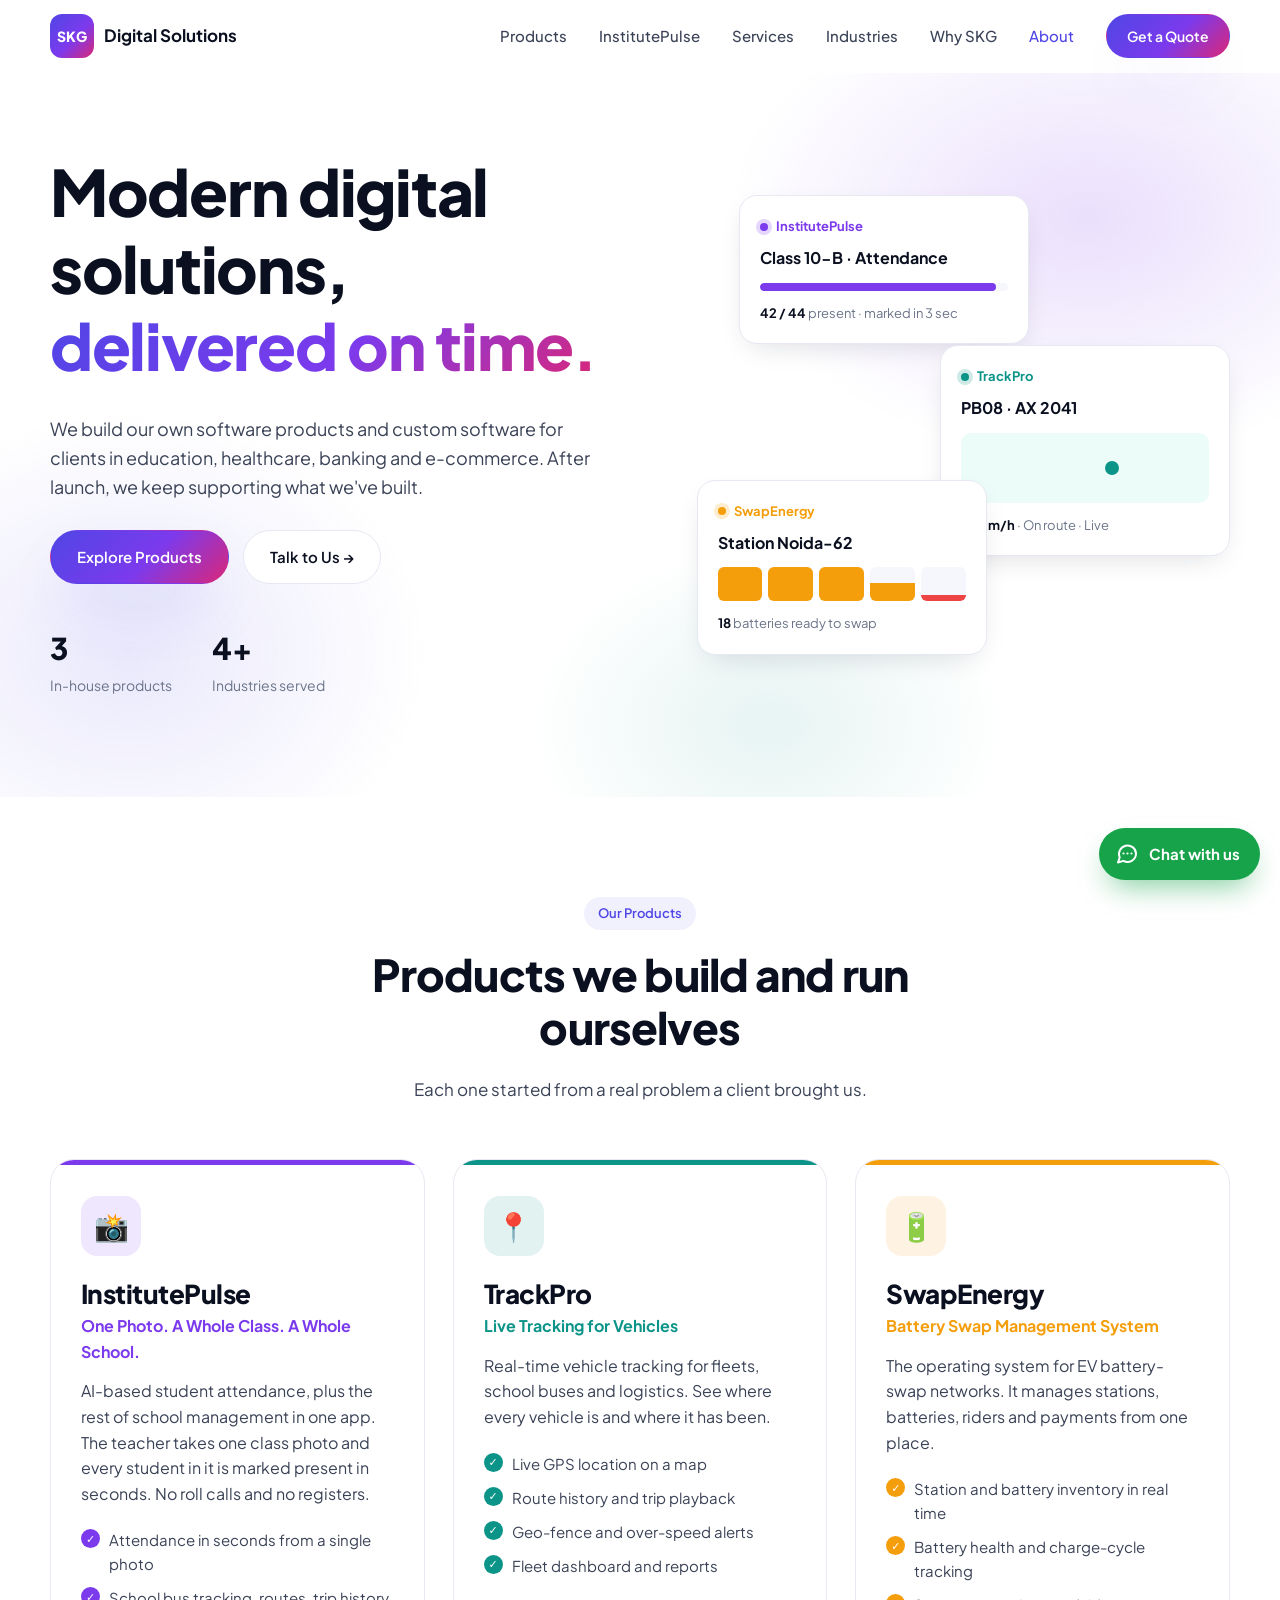
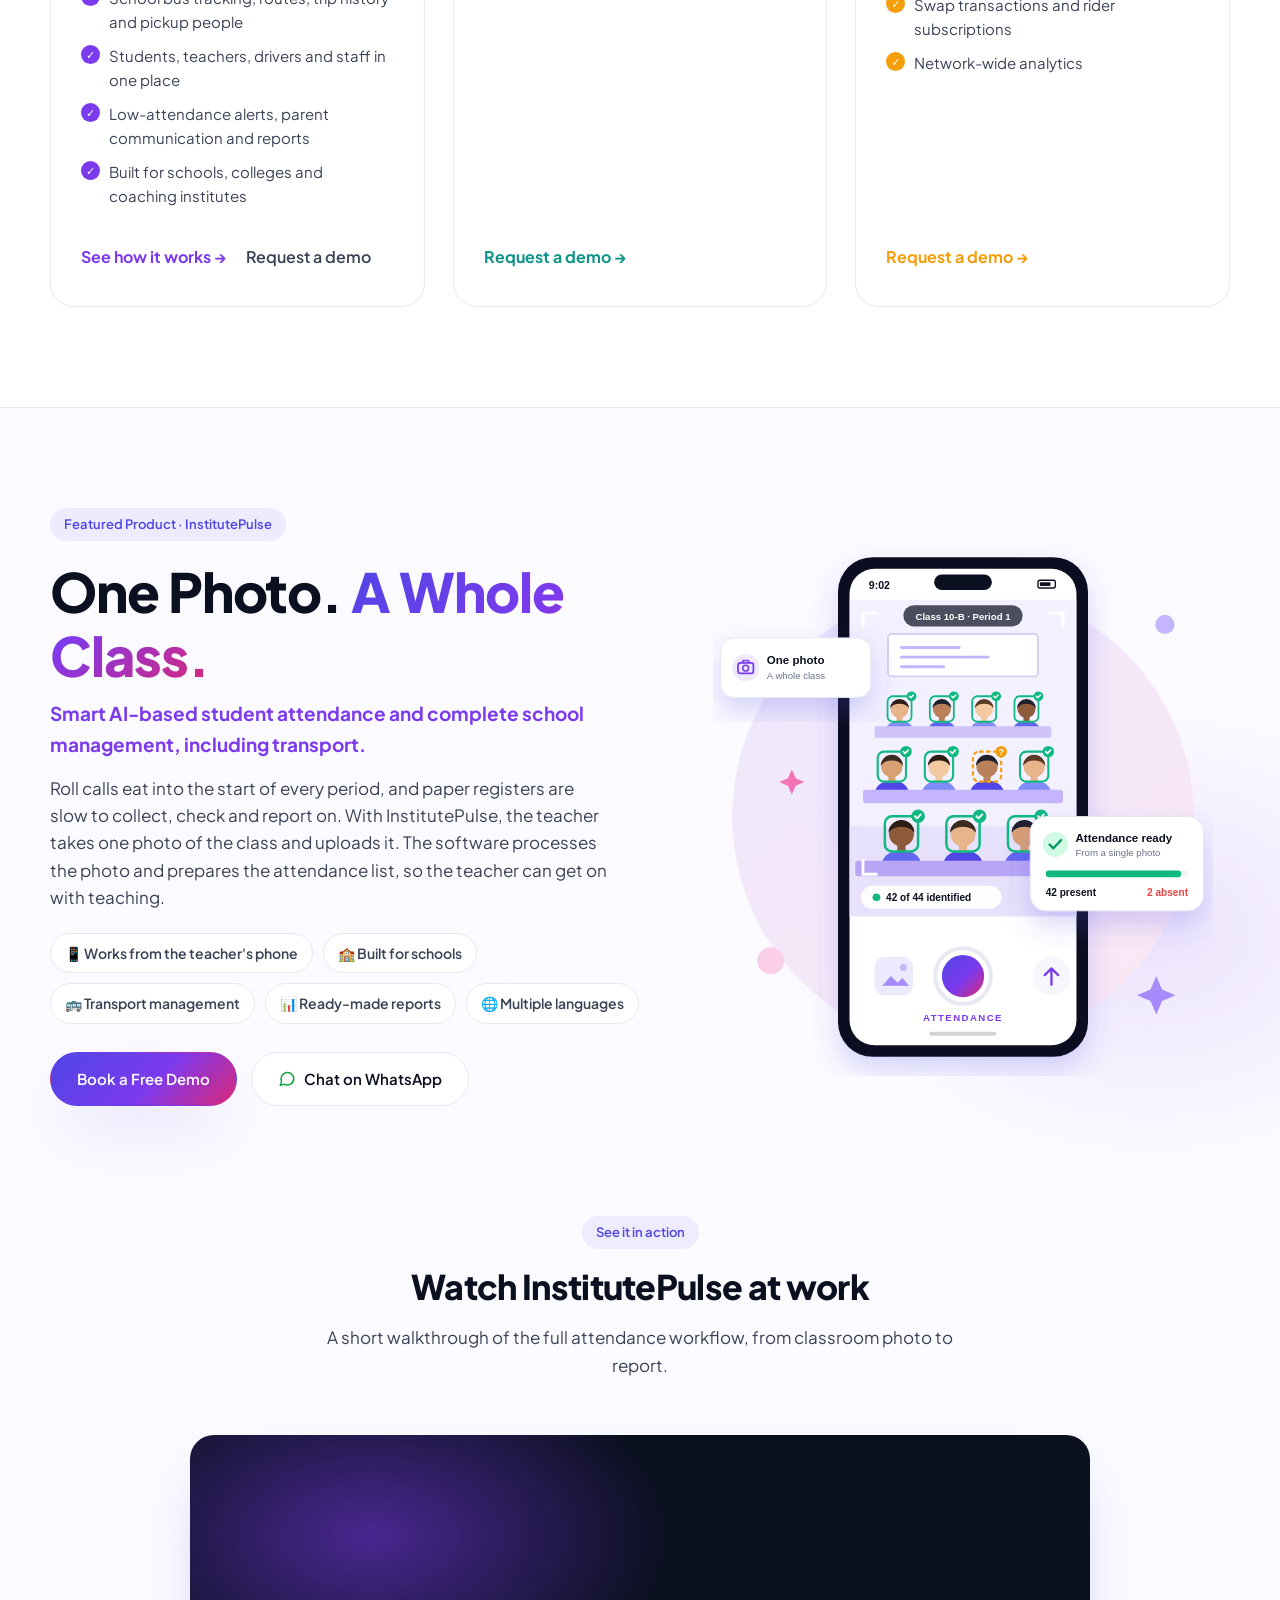
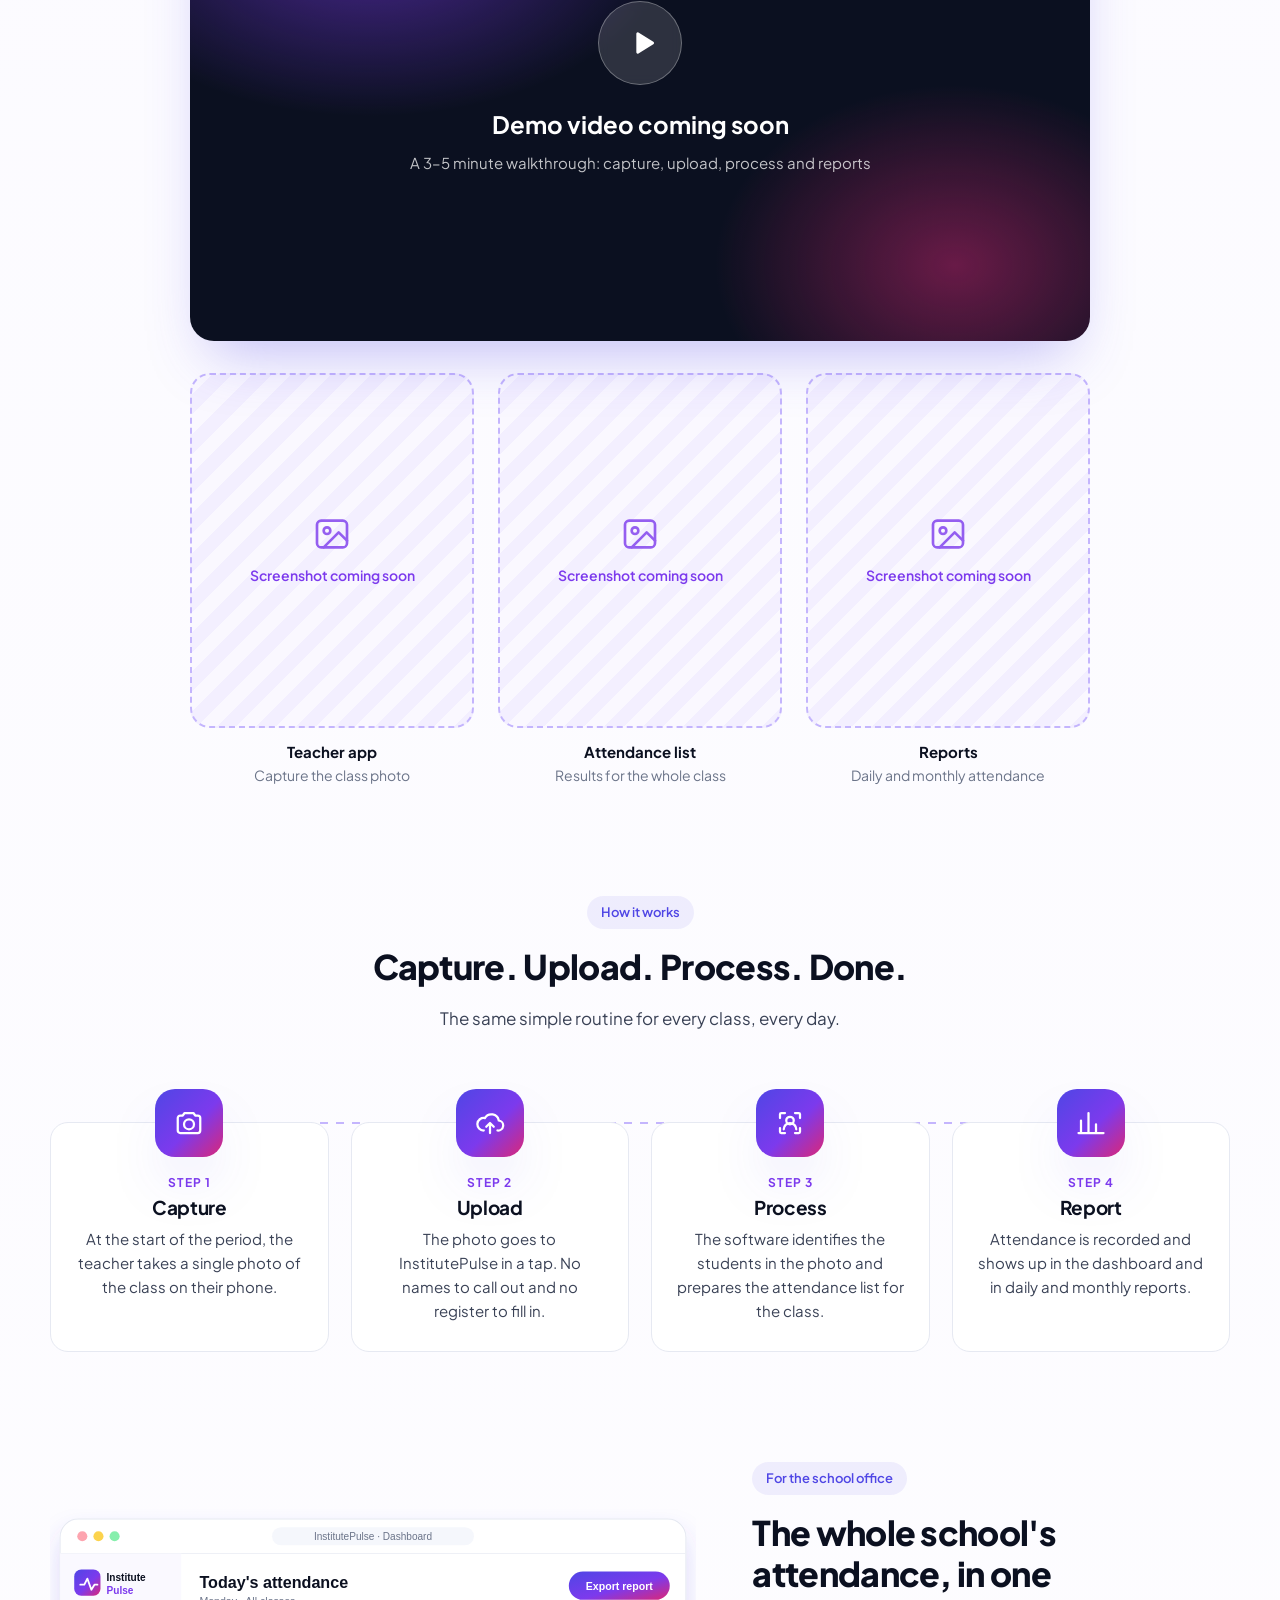
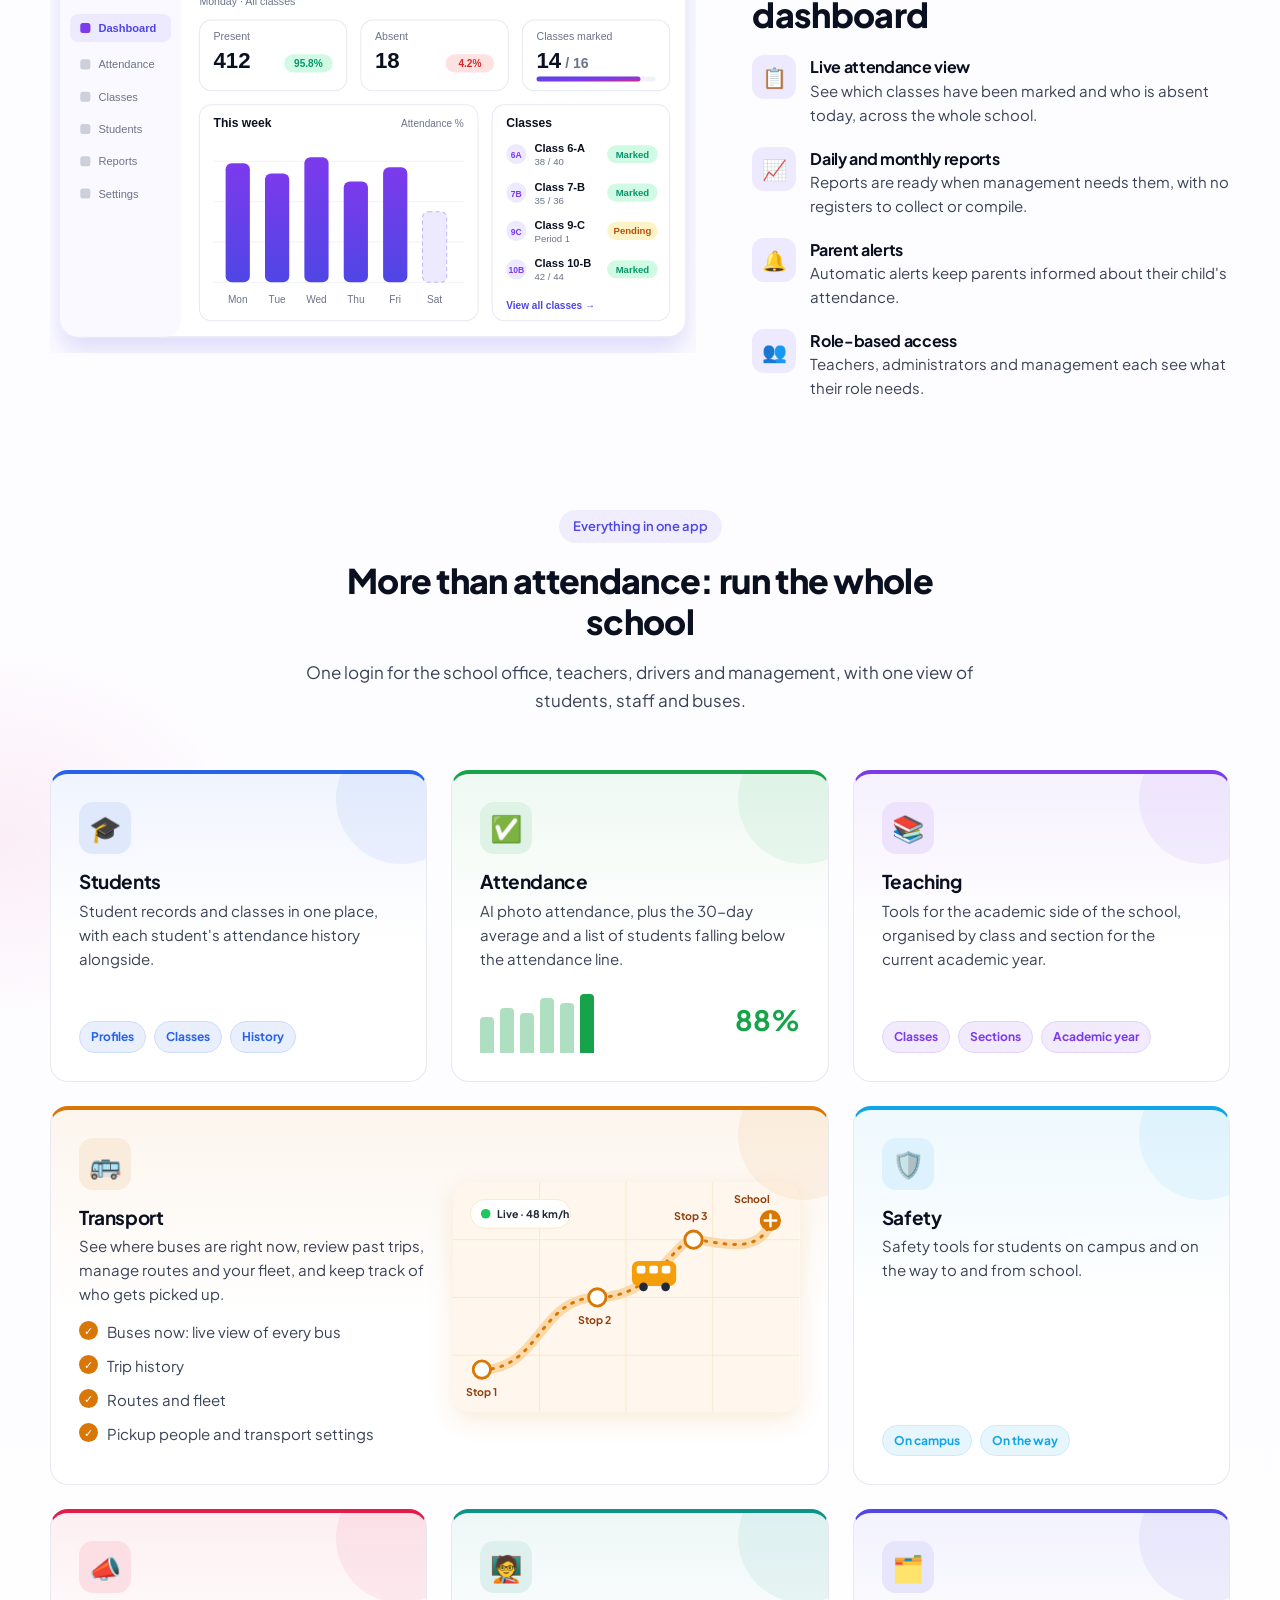
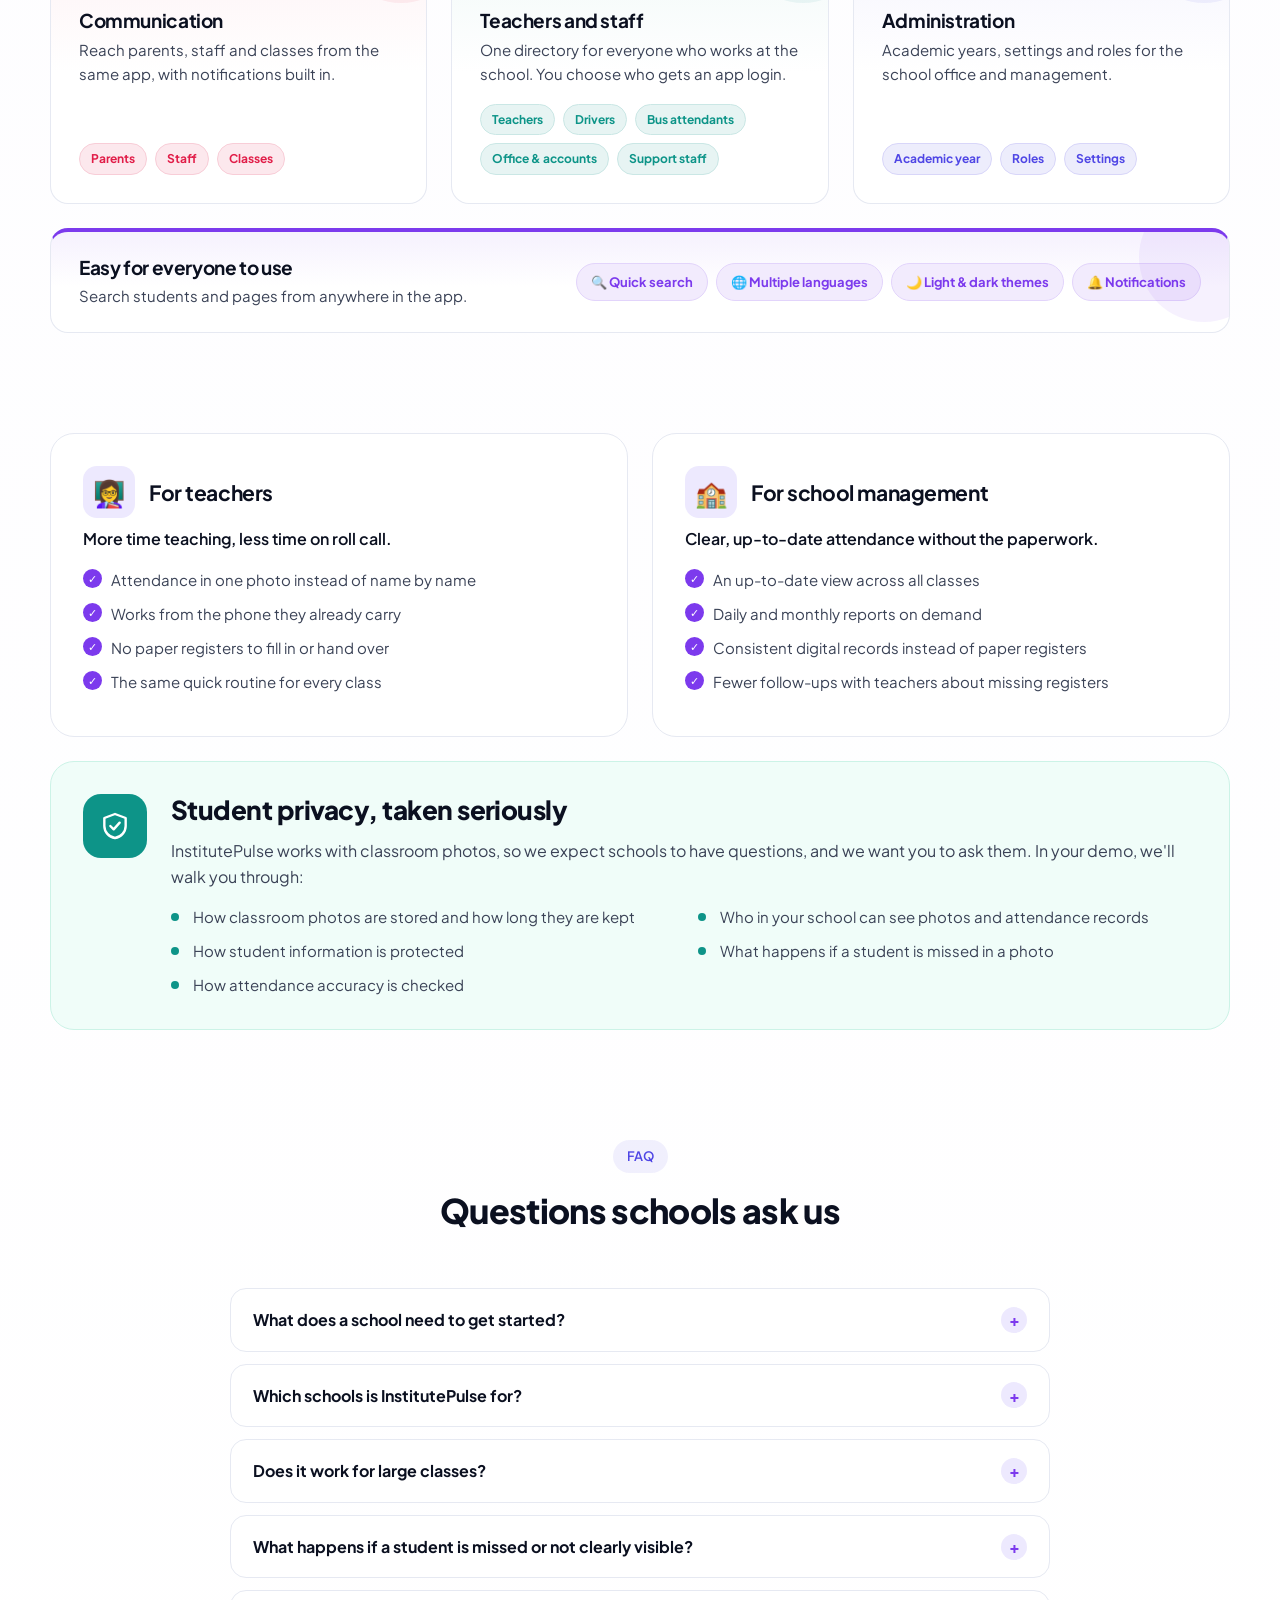
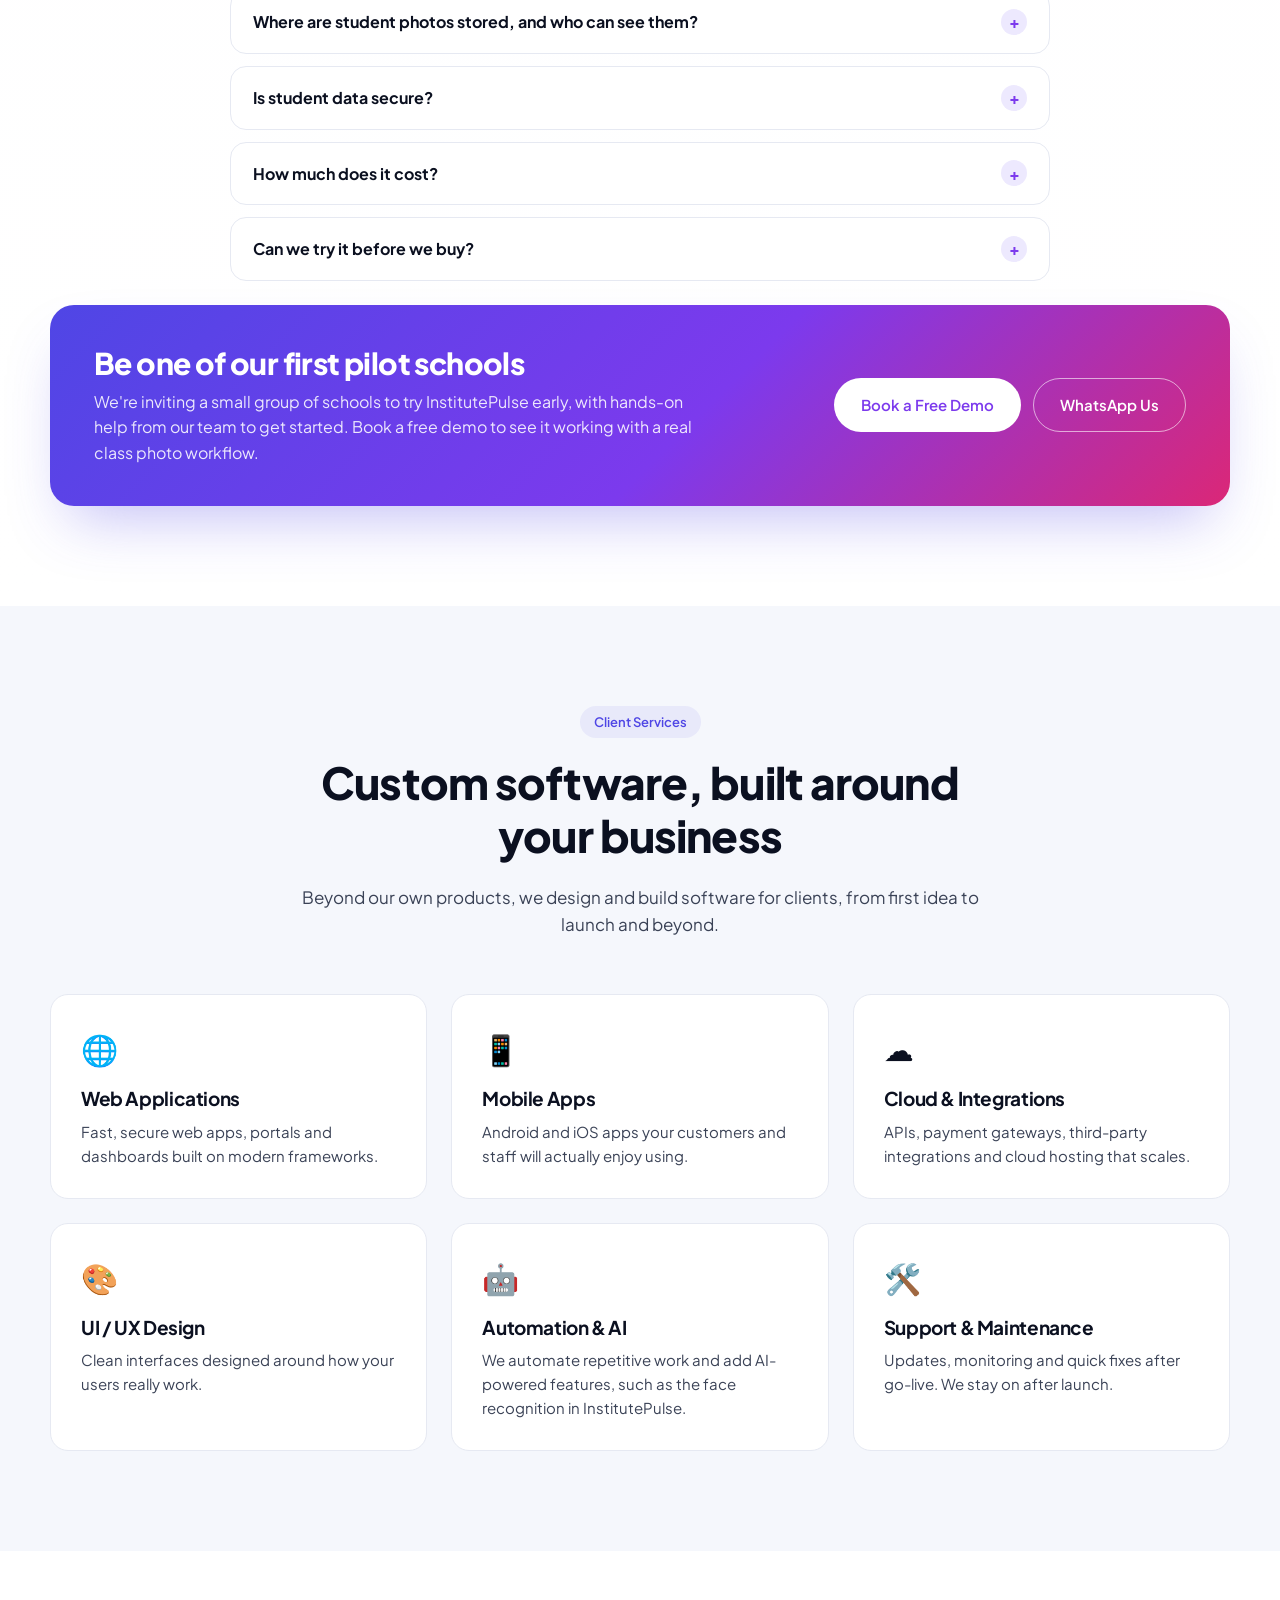
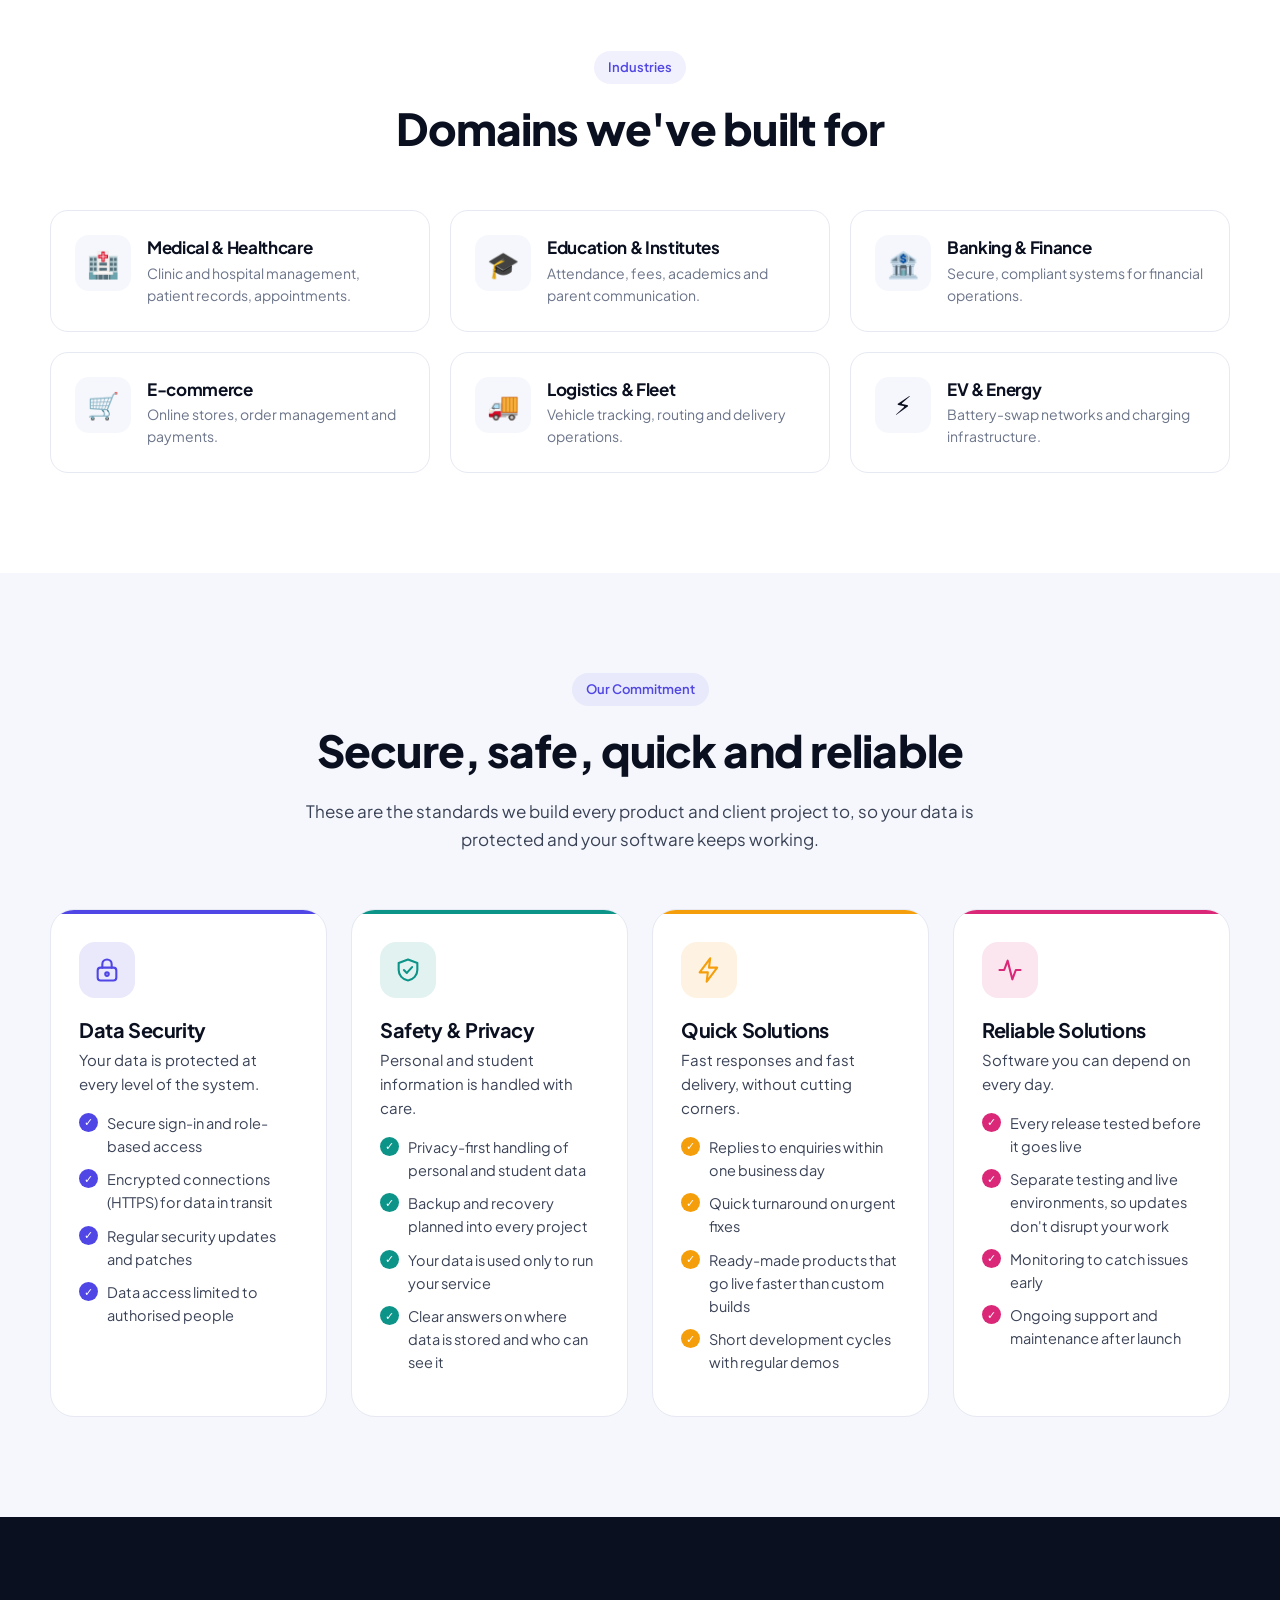
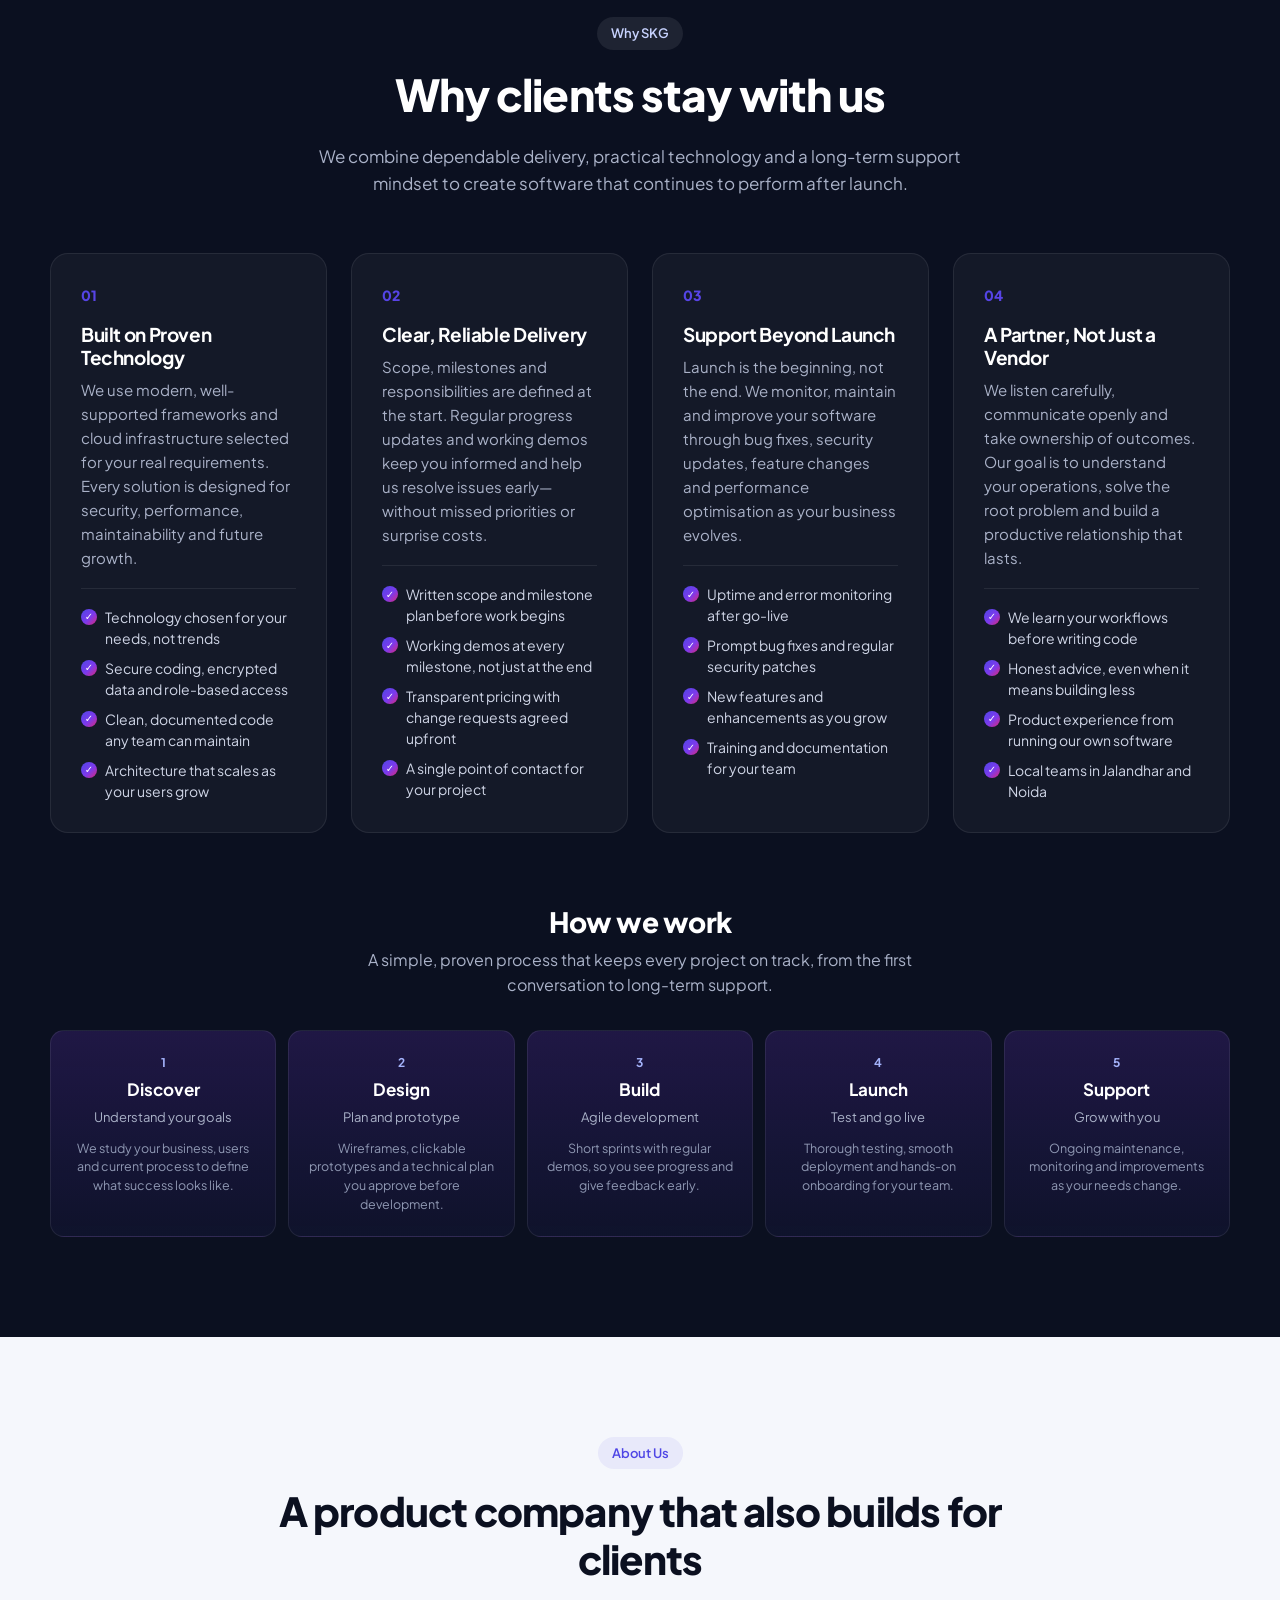
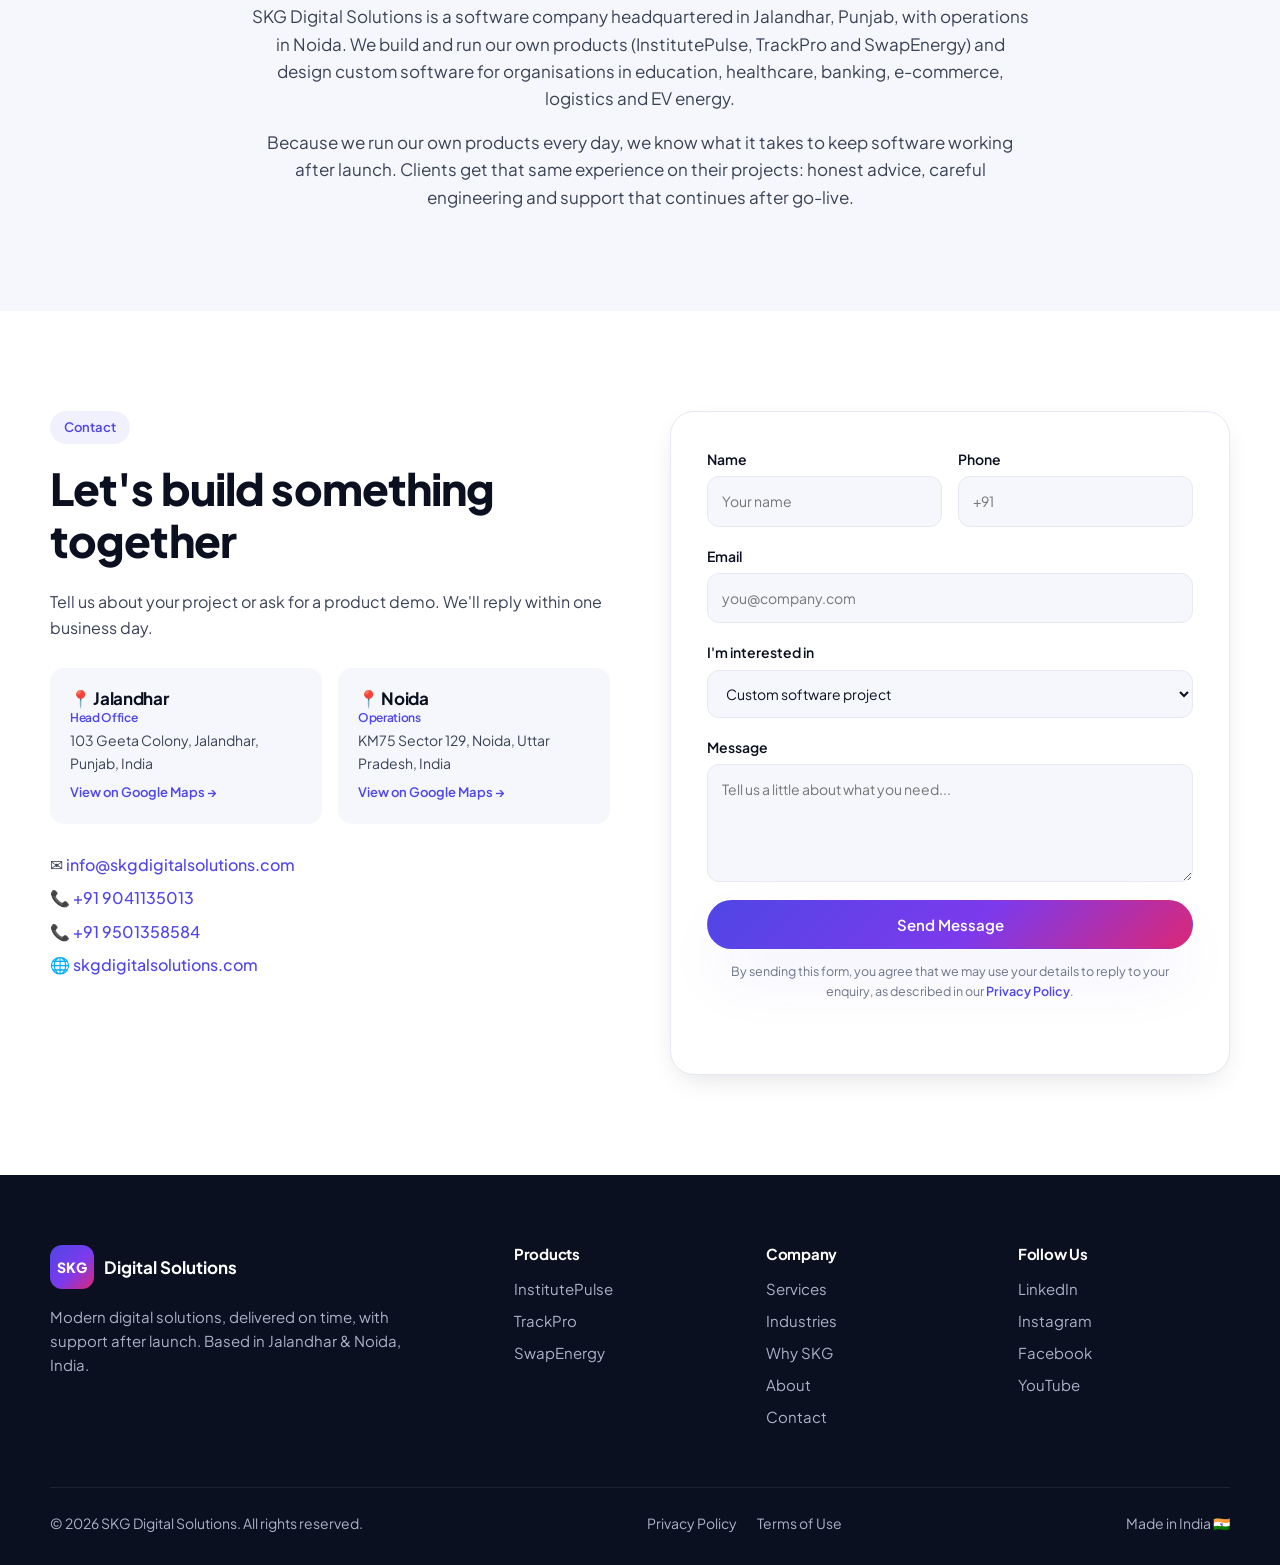
<file: index.html>
<!DOCTYPE html>
<html lang="en">
<head>
  <meta charset="UTF-8" />
  <meta name="viewport" content="width=device-width, initial-scale=1.0" />
  <title>SKG Digital Solutions | Software Company in Jalandhar & Noida, India</title>
  <meta name="description" content="SKG Digital Solutions is a software company in Jalandhar & Noida, India. AI attendance software (InstitutePulse), vehicle tracking (TrackPro), battery swap software (SwapEnergy) and custom web & mobile app development." />
  <meta name="keywords" content="SKG Digital Solutions, software company Jalandhar, software company Noida, custom software development India, web app development, mobile app development, school attendance software, school management software, school transport management, AI attendance system, InstitutePulse, TrackPro, vehicle tracking software, SwapEnergy, battery swap management software" />
  <meta name="robots" content="index, follow, max-image-preview:large, max-snippet:-1" />
  <meta name="author" content="SKG Digital Solutions" />
  <meta name="theme-color" content="#4f46e5" />
  <meta name="geo.region" content="IN-PB" />
  <meta name="geo.placename" content="Jalandhar" />
  <link rel="canonical" href="https://skgdigitalsolutions.com/" />
  <link rel="sitemap" type="application/xml" href="sitemap.xml" />

  <!-- Open Graph -->
  <meta property="og:type" content="website" />
  <meta property="og:site_name" content="SKG Digital Solutions" />
  <meta property="og:locale" content="en_IN" />
  <meta property="og:title" content="SKG Digital Solutions | Software Company in Jalandhar & Noida" />
  <meta property="og:description" content="AI attendance, vehicle tracking and battery swap software, plus custom web and mobile apps. Delivered on time, with support after launch." />
  <meta property="og:url" content="https://skgdigitalsolutions.com/" />
  <meta property="og:image" content="https://skgdigitalsolutions.com/assets/og-image.png" />
  <meta property="og:image:width" content="1200" />
  <meta property="og:image:height" content="630" />
  <meta property="og:image:alt" content="SKG Digital Solutions: modern software products and services" />
  <meta name="twitter:card" content="summary_large_image" />
  <meta name="twitter:title" content="SKG Digital Solutions | Software Company in Jalandhar & Noida" />
  <meta name="twitter:description" content="AI attendance, vehicle tracking and battery swap software, plus custom web and mobile apps. Delivered on time, with support after launch." />
  <meta name="twitter:image" content="https://skgdigitalsolutions.com/assets/og-image.png" />

  <!-- ANALYTICS: create a Google Analytics 4 property, replace G-XXXXXXXXXX with your
       Measurement ID, then remove the comment markers around the two script tags below.
  <script async src="https://www.googletagmanager.com/gtag/js?id=G-XXXXXXXXXX"></script>
  <script>
    window.dataLayer = window.dataLayer || [];
    function gtag(){dataLayer.push(arguments);}
    gtag('js', new Date());
    gtag('config', 'G-XXXXXXXXXX');
  </script>
  -->

  <link rel="icon" href="assets/favicon.svg" type="image/svg+xml" />
  <link rel="preconnect" href="https://fonts.googleapis.com" />
  <link rel="preconnect" href="https://fonts.gstatic.com" crossorigin />
  <link href="https://fonts.googleapis.com/css2?family=Plus+Jakarta+Sans:wght@400;500;600;700;800&display=swap" rel="stylesheet" />
  <link rel="stylesheet" href="css/styles.css" />

  <script type="application/ld+json">
  {
    "@context": "https://schema.org",
    "@graph": [
      {
        "@type": ["Organization", "ProfessionalService"],
        "@id": "https://skgdigitalsolutions.com/#organization",
        "name": "SKG Digital Solutions",
        "url": "https://skgdigitalsolutions.com/",
        "logo": "https://skgdigitalsolutions.com/assets/favicon.svg",
        "image": "https://skgdigitalsolutions.com/assets/og-image.png",
        "description": "Software company building InstitutePulse, TrackPro and SwapEnergy, and custom web and mobile software for education, healthcare, banking, e-commerce, logistics and EV energy.",
        "email": "info@skgdigitalsolutions.com",
        "telephone": ["+91 9041135013", "+91 9501358584"],
        "areaServed": { "@type": "Country", "name": "India" },
        "address": [
          { "@type": "PostalAddress", "streetAddress": "103 Geeta Colony", "addressLocality": "Jalandhar", "addressRegion": "Punjab", "addressCountry": "IN" },
          { "@type": "PostalAddress", "streetAddress": "KM75 Sector 129", "addressLocality": "Noida", "addressRegion": "Uttar Pradesh", "addressCountry": "IN" }
        ]
      },
      {
        "@type": "WebSite",
        "@id": "https://skgdigitalsolutions.com/#website",
        "url": "https://skgdigitalsolutions.com/",
        "name": "SKG Digital Solutions",
        "publisher": { "@id": "https://skgdigitalsolutions.com/#organization" },
        "inLanguage": "en-IN"
      },
      {
        "@type": "SoftwareApplication",
        "name": "InstitutePulse",
        "applicationCategory": "EducationalApplication",
        "operatingSystem": "Web, Android, iOS",
        "description": "AI-based student attendance and school management software with transport and bus tracking, staff management and reports. One class photo marks the whole class present in seconds.",
        "publisher": { "@id": "https://skgdigitalsolutions.com/#organization" }
      },
      {
        "@type": "SoftwareApplication",
        "name": "TrackPro",
        "applicationCategory": "BusinessApplication",
        "operatingSystem": "Web, Android, iOS",
        "description": "Real-time vehicle tracking for fleets, school buses and logistics, with route history and geo-fence alerts.",
        "publisher": { "@id": "https://skgdigitalsolutions.com/#organization" }
      },
      {
        "@type": "SoftwareApplication",
        "name": "SwapEnergy",
        "applicationCategory": "BusinessApplication",
        "operatingSystem": "Web",
        "description": "Battery swap management system for EV networks: stations, batteries, riders and payments in one place.",
        "publisher": { "@id": "https://skgdigitalsolutions.com/#organization" }
      },
      {
        "@type": "FAQPage",
        "mainEntity": [
          { "@type": "Question", "name": "What does a school need to get started with InstitutePulse?", "acceptedAnswer": { "@type": "Answer", "text": "Teachers need a smartphone and an internet connection. Our team guides you through setting up your classes and student records, and shows teachers how to take and upload the class photo." } },
          { "@type": "Question", "name": "Which schools is InstitutePulse for?", "acceptedAnswer": { "@type": "Answer", "text": "Schools of any board, including CBSE, ICSE and PSEB schools. It can also be used by colleges and coaching institutes." } },
          { "@type": "Question", "name": "Is student data secure?", "acceptedAnswer": { "@type": "Answer", "text": "Access is protected by secure sign-in and role-based permissions, and data is sent over encrypted (HTTPS) connections." } },
          { "@type": "Question", "name": "How much does InstitutePulse cost?", "acceptedAnswer": { "@type": "Answer", "text": "Pricing depends on the number of students in your school. Contact us for a quote. Schools that join our early pilot get introductory terms." } },
          { "@type": "Question", "name": "Can we try InstitutePulse before we buy?", "acceptedAnswer": { "@type": "Answer", "text": "Yes. We're running pilots with a small group of schools. Book a free demo and ask us about joining." } }
        ]
      }
    ]
  }
  </script>
</head>
<body>

  <!-- ============ HEADER ============ -->
  <header class="header" id="top">
    <div class="container nav">
      <a href="#top" class="logo" aria-label="SKG Digital Solutions home">
        <span class="logo-mark">SKG</span>
        <span class="logo-text">Digital Solutions</span>
      </a>

      <nav class="nav-links" id="navLinks" aria-label="Main">
        <a href="#products">Products</a>
        <a href="#institutepulse">InstitutePulse</a>
        <a href="#services">Services</a>
        <a href="#industries">Industries</a>
        <a href="#why">Why SKG</a>
        <a href="#about">About</a>
        <a href="#contact" class="btn btn-primary btn-sm">Get a Quote</a>
      </nav>

      <button class="nav-toggle" id="navToggle" aria-label="Open menu" aria-expanded="false">
        <span></span><span></span><span></span>
      </button>
    </div>
  </header>

  <main>
    <!-- ============ HERO ============ -->
    <section class="hero">
      <div class="hero-bg" aria-hidden="true"></div>
      <div class="container hero-grid">
        <div class="hero-copy reveal">
          <h1>Modern digital solutions, <span class="gradient-text">delivered on time.</span></h1>
          <p class="lead">
            We build our own software products and custom software for clients in
            education, healthcare, banking and e-commerce. After launch, we keep supporting what we've built.
          </p>
          <div class="hero-cta">
            <a href="#products" class="btn btn-primary">Explore Products</a>
            <a href="#contact" class="btn btn-ghost">Talk to Us →</a>
          </div>
          <ul class="hero-stats">
            <li><strong>3</strong><span>In-house products</span></li>
            <li><strong>4+</strong><span>Industries served</span></li>
          </ul>
        </div>

        <!-- Product preview cards -->
        <div class="hero-visual reveal" aria-hidden="true">
          <div class="float-card card-pulse">
            <div class="fc-head"><span class="dot"></span>InstitutePulse</div>
            <div class="fc-title">Class 10-B · Attendance</div>
            <div class="fc-bar"><span style="width:95%"></span></div>
            <div class="fc-meta"><b>42 / 44</b> present · marked in 3 sec</div>
          </div>
          <div class="float-card card-track">
            <div class="fc-head"><span class="dot"></span>TrackPro</div>
            <div class="fc-title">PB08 · AX 2041</div>
            <div class="fc-map"><span class="pin"></span></div>
            <div class="fc-meta"><b>48 km/h</b> · On route · Live</div>
          </div>
          <div class="float-card card-swap">
            <div class="fc-head"><span class="dot"></span>SwapEnergy</div>
            <div class="fc-title">Station Noida-62</div>
            <div class="fc-batteries">
              <i class="full"></i><i class="full"></i><i class="full"></i><i class="half"></i><i class="low"></i>
            </div>
            <div class="fc-meta"><b>18</b> batteries ready to swap</div>
          </div>
        </div>
      </div>
    </section>

    <!-- ============ PRODUCTS ============ -->
    <section class="section" id="products">
      <div class="container">
        <div class="section-head reveal">
          <span class="eyebrow">Our Products</span>
          <h2>Products we build and run ourselves</h2>
          <p>Each one started from a real problem a client brought us.</p>
        </div>

        <div class="products">
          <!-- InstitutePulse -->
          <article class="product product-pulse reveal">
            <div class="product-icon">📸</div>
            <h3>InstitutePulse</h3>
            <p class="tagline">One Photo. A Whole Class. A Whole School.</p>
            <p>AI-based student attendance, plus the rest of school management in one app. The teacher takes one class photo and every student in it is marked present in seconds. No roll calls and no registers.</p>
            <ul class="checks">
              <li>Attendance in seconds from a single photo</li>
              <li>School bus tracking, routes, trip history and pickup people</li>
              <li>Students, teachers, drivers and staff in one place</li>
              <li>Low-attendance alerts, parent communication and reports</li>
              <li>Built for schools, colleges and coaching institutes</li>
            </ul>
            <div class="product-links">
              <a href="#institutepulse" class="product-link">See how it works →</a>
              <a href="#contact" class="product-link product-link-muted" data-product="InstitutePulse">Request a demo</a>
            </div>
          </article>

          <!-- TrackPro -->
          <article class="product product-track reveal">
            <div class="product-icon">📍</div>
            <h3>TrackPro</h3>
            <p class="tagline">Live Tracking for Vehicles</p>
            <p>Real-time vehicle tracking for fleets, school buses and logistics. See where every vehicle is and where it has been.</p>
            <ul class="checks">
              <li>Live GPS location on a map</li>
              <li>Route history and trip playback</li>
              <li>Geo-fence and over-speed alerts</li>
              <li>Fleet dashboard and reports</li>
            </ul>
            <a href="#contact" class="product-link" data-product="TrackPro">Request a demo →</a>
          </article>

          <!-- SwapEnergy -->
          <article class="product product-swap reveal">
            <div class="product-icon">🔋</div>
            <h3>SwapEnergy</h3>
            <p class="tagline">Battery Swap Management System</p>
            <p>The operating system for EV battery-swap networks. It manages stations, batteries, riders and payments from one place.</p>
            <ul class="checks">
              <li>Station and battery inventory in real time</li>
              <li>Battery health and charge-cycle tracking</li>
              <li>Swap transactions and rider subscriptions</li>
              <li>Network-wide analytics</li>
            </ul>
            <a href="#contact" class="product-link" data-product="SwapEnergy">Request a demo →</a>
          </article>
        </div>
      </div>
    </section>

    <!-- ============ INSTITUTEPULSE SPOTLIGHT ============ -->
    <section class="section ip" id="institutepulse">
      <div class="ip-bg" aria-hidden="true"></div>
      <div class="container">

        <!-- Intro -->
        <div class="ip-hero">
          <div class="ip-copy reveal">
            <span class="eyebrow">Featured Product · InstitutePulse</span>
            <h2>One Photo. <span class="gradient-text">A Whole Class.</span></h2>
            <p class="ip-sub">Smart AI-based student attendance and complete school management, including transport.</p>
            <p>Roll calls eat into the start of every period, and paper registers are slow to collect, check and report on. With InstitutePulse, the teacher takes one photo of the class and uploads it. The software processes the photo and prepares the attendance list, so the teacher can get on with teaching.</p>
            <ul class="ip-pills">
              <li>📱 Works from the teacher's phone</li>
              <li>🏫 Built for schools</li>
              <li>🚌 Transport management</li>
              <li>📊 Ready-made reports</li>
              <li>🌐 Multiple languages</li>
            </ul>
            <div class="hero-cta">
              <a href="#contact" class="btn btn-primary" data-product="InstitutePulse">Book a Free Demo</a>
              <a href="https://wa.me/919041135013?text=Hi%2C%20I%27d%20like%20a%20demo%20of%20InstitutePulse%20for%20our%20school." class="btn btn-ghost" target="_blank" rel="noopener">
                <svg width="18" height="18" viewBox="0 0 24 24" fill="none" stroke="#16a34a" stroke-width="2" stroke-linecap="round" stroke-linejoin="round" aria-hidden="true"><path d="M21 11.5a8.5 8.5 0 0 1-12.6 7.4L3 20.5l1.7-5.2A8.5 8.5 0 1 1 21 11.5z"/></svg>
                Chat on WhatsApp
              </a>
            </div>
          </div>
          <div class="ip-visual reveal">
            <img src="assets/institutepulse/capture.svg" width="520" height="560" alt="A teacher's phone capturing one photo of a classroom, with each student identified and the attendance list ready" loading="lazy" />
          </div>
        </div>

        <!-- See it in action: demo video + screenshots (PLACEHOLDERS) -->
        <div class="ip-block">
          <div class="section-head reveal">
            <span class="eyebrow">See it in action</span>
            <h3 class="ip-h3">Watch InstitutePulse at work</h3>
            <p>A short walkthrough of the full attendance workflow, from classroom photo to report.</p>
          </div>

          <!-- DEMO VIDEO PLACEHOLDER
               When the video is ready, replace the whole <div class="ip-video ..."> below with:
               <div class="ip-video reveal">
                 <iframe src="https://www.youtube-nocookie.com/embed/YOUR_VIDEO_ID" title="InstitutePulse demo video"
                   allow="accelerometer; encrypted-media; gyroscope; picture-in-picture" allowfullscreen loading="lazy"></iframe>
               </div>
          -->
          <div class="ip-video ip-video-placeholder reveal" role="img" aria-label="Demo video coming soon">
            <div class="ip-video-inner">
              <span class="ip-play" aria-hidden="true">
                <svg viewBox="0 0 24 24" fill="currentColor"><path d="M8 5.5v13a1 1 0 0 0 1.5.86l10.5-6.5a1 1 0 0 0 0-1.72L9.5 4.64A1 1 0 0 0 8 5.5z"/></svg>
              </span>
              <strong>Demo video coming soon</strong>
              <span>A 3–5 minute walkthrough: capture, upload, process and reports</span>
            </div>
          </div>

          <!-- SCREENSHOT PLACEHOLDERS
               Replace each <div class="shot-placeholder">…</div> with a real screenshot, e.g.
               <img src="assets/institutepulse/screen-capture.png" alt="Teacher app capture screen" loading="lazy" />
          -->
          <div class="ip-gallery">
            <figure class="reveal">
              <div class="shot-placeholder shot-phone">
                <svg viewBox="0 0 24 24" fill="none" stroke="currentColor" stroke-width="1.6" stroke-linecap="round" stroke-linejoin="round" aria-hidden="true"><rect x="3" y="4" width="18" height="16" rx="2.5"/><circle cx="9" cy="10" r="2"/><path d="M21 16l-5-5-9 9"/></svg>
                <span>Screenshot coming soon</span>
              </div>
              <figcaption><b>Teacher app</b>Capture the class photo</figcaption>
            </figure>
            <figure class="reveal">
              <div class="shot-placeholder shot-phone">
                <svg viewBox="0 0 24 24" fill="none" stroke="currentColor" stroke-width="1.6" stroke-linecap="round" stroke-linejoin="round" aria-hidden="true"><rect x="3" y="4" width="18" height="16" rx="2.5"/><circle cx="9" cy="10" r="2"/><path d="M21 16l-5-5-9 9"/></svg>
                <span>Screenshot coming soon</span>
              </div>
              <figcaption><b>Attendance list</b>Results for the whole class</figcaption>
            </figure>
            <figure class="reveal">
              <div class="shot-placeholder shot-phone">
                <svg viewBox="0 0 24 24" fill="none" stroke="currentColor" stroke-width="1.6" stroke-linecap="round" stroke-linejoin="round" aria-hidden="true"><rect x="3" y="4" width="18" height="16" rx="2.5"/><circle cx="9" cy="10" r="2"/><path d="M21 16l-5-5-9 9"/></svg>
                <span>Screenshot coming soon</span>
              </div>
              <figcaption><b>Reports</b>Daily and monthly attendance</figcaption>
            </figure>
          </div>
        </div>

        <!-- How it works -->
        <div class="ip-block">
          <div class="section-head reveal">
            <span class="eyebrow">How it works</span>
            <h3 class="ip-h3">Capture. Upload. Process. Done.</h3>
            <p>The same simple routine for every class, every day.</p>
          </div>
          <ol class="ip-steps">
            <li class="ip-step reveal">
              <div class="ip-step-icon">
                <svg viewBox="0 0 24 24" fill="none" stroke="currentColor" stroke-width="1.8" stroke-linecap="round" stroke-linejoin="round" aria-hidden="true"><path d="M3 8a2 2 0 0 1 2-2h2l1.5-2h7L17 6h2a2 2 0 0 1 2 2v10a2 2 0 0 1-2 2H5a2 2 0 0 1-2-2z"/><circle cx="12" cy="13" r="4"/></svg>
              </div>
              <span class="ip-step-num">Step 1</span>
              <h4>Capture</h4>
              <p>At the start of the period, the teacher takes a single photo of the class on their phone.</p>
            </li>
            <li class="ip-step reveal">
              <div class="ip-step-icon">
                <svg viewBox="0 0 24 24" fill="none" stroke="currentColor" stroke-width="1.8" stroke-linecap="round" stroke-linejoin="round" aria-hidden="true"><path d="M7 18a5 5 0 1 1 .9-9.9A6 6 0 0 1 19 10a4 4 0 0 1-1 8"/><path d="M12 12v8M9 15l3-3 3 3"/></svg>
              </div>
              <span class="ip-step-num">Step 2</span>
              <h4>Upload</h4>
              <p>The photo goes to InstitutePulse in a tap. No names to call out and no register to fill in.</p>
            </li>
            <li class="ip-step reveal">
              <div class="ip-step-icon">
                <svg viewBox="0 0 24 24" fill="none" stroke="currentColor" stroke-width="1.8" stroke-linecap="round" stroke-linejoin="round" aria-hidden="true"><path d="M4 8V5a1 1 0 0 1 1-1h3M16 4h3a1 1 0 0 1 1 1v3M20 16v3a1 1 0 0 1-1 1h-3M8 20H5a1 1 0 0 1-1-1v-3"/><circle cx="12" cy="10" r="3"/><path d="M7 17a5 5 0 0 1 10 0"/></svg>
              </div>
              <span class="ip-step-num">Step 3</span>
              <h4>Process</h4>
              <p>The software identifies the students in the photo and prepares the attendance list for the class.</p>
            </li>
            <li class="ip-step reveal">
              <div class="ip-step-icon">
                <svg viewBox="0 0 24 24" fill="none" stroke="currentColor" stroke-width="1.8" stroke-linecap="round" stroke-linejoin="round" aria-hidden="true"><path d="M4 20V10M10 20V4M16 20v-7M22 20H2"/></svg>
              </div>
              <span class="ip-step-num">Step 4</span>
              <h4>Report</h4>
              <p>Attendance is recorded and shows up in the dashboard and in daily and monthly reports.</p>
            </li>
          </ol>
        </div>

        <!-- Dashboard showcase -->
        <div class="ip-showcase">
          <div class="ip-shot reveal">
            <img src="assets/institutepulse/dashboard.svg" width="640" height="440" alt="InstitutePulse dashboard showing students present and absent today, a weekly attendance chart and which classes are marked" loading="lazy" />
          </div>
          <div class="ip-features reveal">
            <span class="eyebrow">For the school office</span>
            <h3 class="ip-h3">The whole school's attendance, in one dashboard</h3>
            <div class="ip-feature">
              <span>📋</span>
              <div><h4>Live attendance view</h4><p>See which classes have been marked and who is absent today, across the whole school.</p></div>
            </div>
            <div class="ip-feature">
              <span>📈</span>
              <div><h4>Daily and monthly reports</h4><p>Reports are ready when management needs them, with no registers to collect or compile.</p></div>
            </div>
            <div class="ip-feature">
              <span>🔔</span>
              <div><h4>Parent alerts</h4><p>Automatic alerts keep parents informed about their child's attendance.</p></div>
            </div>
            <div class="ip-feature">
              <span>👥</span>
              <div><h4>Role-based access</h4><p>Teachers, administrators and management each see what their role needs.</p></div>
            </div>
          </div>
        </div>

        <!-- Modules -->
        <div class="ip-block">
          <div class="section-head reveal">
            <span class="eyebrow">Everything in one app</span>
            <h3 class="ip-h3">More than attendance: run the whole school</h3>
            <p>One login for the school office, teachers, drivers and management, with one view of students, staff and buses.</p>
          </div>
          <div class="modules">
            <div class="module reveal" style="--c:#2563eb">
              <div class="module-icon">🎓</div>
              <h4>Students</h4>
              <p>Student records and classes in one place, with each student's attendance history alongside.</p>
              <div class="mini-chips"><span>Profiles</span><span>Classes</span><span>History</span></div>
            </div>
            <div class="module reveal" style="--c:#16a34a">
              <div class="module-icon">✅</div>
              <h4>Attendance</h4>
              <p>AI photo attendance, plus the 30-day average and a list of students falling below the attendance line.</p>
              <div class="mini-bars" aria-hidden="true"><i style="height:55%"></i><i style="height:70%"></i><i style="height:62%"></i><i style="height:85%"></i><i style="height:78%"></i><i style="height:92%"></i><b>88%</b></div>
            </div>
            <div class="module reveal" style="--c:#7c3aed">
              <div class="module-icon">📚</div>
              <h4>Teaching</h4>
              <p>Tools for the academic side of the school, organised by class and section for the current academic year.</p>
              <div class="mini-chips"><span>Classes</span><span>Sections</span><span>Academic year</span></div>
            </div>

            <div class="module module-wide module-transport reveal" style="--c:#d97706">
              <div class="module-body">
                <div class="module-icon">🚌</div>
                <h4>Transport</h4>
                <p>See where buses are right now, review past trips, manage routes and your fleet, and keep track of who gets picked up.</p>
                <ul class="checks">
                  <li>Buses now: live view of every bus</li>
                  <li>Trip history</li>
                  <li>Routes and fleet</li>
                  <li>Pickup people and transport settings</li>
                </ul>
              </div>
              <svg class="route-art" viewBox="0 0 360 240" role="img" aria-label="Illustration of a bus route with stops on a map">
                <rect width="360" height="240" rx="18" fill="#fff7ed"/>
                <g stroke="#fde6c8" stroke-width="1"><path d="M0 60h360M0 120h360M0 180h360M90 0v240M180 0v240M270 0v240"/></g>
                <path d="M30 195 C90 195 90 120 150 120 S230 60 250 60 S320 80 330 40" fill="none" stroke="#fcd9a8" stroke-width="10" stroke-linecap="round"/>
                <path d="M30 195 C90 195 90 120 150 120 S230 60 250 60 S320 80 330 40" fill="none" stroke="#d97706" stroke-width="3" stroke-dasharray="2 8" stroke-linecap="round"/>
                <circle cx="30" cy="195" r="9" fill="#fff" stroke="#d97706" stroke-width="3"/>
                <circle cx="150" cy="120" r="9" fill="#fff" stroke="#d97706" stroke-width="3"/>
                <circle cx="250" cy="60" r="9" fill="#fff" stroke="#d97706" stroke-width="3"/>
                <circle cx="330" cy="40" r="11" fill="#d97706"/>
                <path d="M330 34v12M324 40h12" stroke="#fff" stroke-width="2.5" stroke-linecap="round"/>
                <g transform="translate(186 82)"><rect width="46" height="26" rx="7" fill="#f59e0b"/><rect x="5" y="5" width="9" height="8" rx="2" fill="#fff"/><rect x="18" y="5" width="9" height="8" rx="2" fill="#fff"/><rect x="31" y="5" width="9" height="8" rx="2" fill="#fff"/><circle cx="12" cy="27" r="4.5" fill="#1f2937"/><circle cx="35" cy="27" r="4.5" fill="#1f2937"/></g>
                <g font-family="Plus Jakarta Sans, sans-serif" font-size="11" font-weight="700" fill="#92400e">
                  <text x="14" y="222">Stop 1</text><text x="130" y="148">Stop 2</text><text x="230" y="40">Stop 3</text><text x="292" y="22">School</text>
                </g>
                <g transform="translate(18 18)"><rect width="104" height="30" rx="15" fill="#fff" stroke="#fde6c8"/><circle cx="16" cy="15" r="5" fill="#22c55e"/><text x="28" y="19.5" font-family="Plus Jakarta Sans, sans-serif" font-size="11" font-weight="700" fill="#1f2937">Live · 48 km/h</text></g>
              </svg>
            </div>
            <div class="module reveal" style="--c:#0ea5e9">
              <div class="module-icon">🛡️</div>
              <h4>Safety</h4>
              <p>Safety tools for students on campus and on the way to and from school.</p>
              <div class="mini-chips"><span>On campus</span><span>On the way</span></div>
            </div>

            <div class="module reveal" style="--c:#e11d48">
              <div class="module-icon">📣</div>
              <h4>Communication</h4>
              <p>Reach parents, staff and classes from the same app, with notifications built in.</p>
              <div class="mini-chips"><span>Parents</span><span>Staff</span><span>Classes</span></div>
            </div>
            <div class="module reveal" style="--c:#0d9488">
              <div class="module-icon">🧑‍🏫</div>
              <h4>Teachers and staff</h4>
              <p>One directory for everyone who works at the school. You choose who gets an app login.</p>
              <div class="mini-chips"><span>Teachers</span><span>Drivers</span><span>Bus attendants</span><span>Office &amp; accounts</span><span>Support staff</span></div>
            </div>
            <div class="module reveal" style="--c:#4f46e5">
              <div class="module-icon">🗂️</div>
              <h4>Administration</h4>
              <p>Academic years, settings and roles for the school office and management.</p>
              <div class="mini-chips"><span>Academic year</span><span>Roles</span><span>Settings</span></div>
            </div>

            <div class="module module-banner reveal" style="--c:#7c3aed">
              <div>
                <h4>Easy for everyone to use</h4>
                <p>Search students and pages from anywhere in the app.</p>
              </div>
              <div class="mini-chips mini-chips-lg"><span>🔍 Quick search</span><span>🌐 Multiple languages</span><span>🌙 Light &amp; dark themes</span><span>🔔 Notifications</span></div>
            </div>
          </div>
        </div>

        <!-- Benefits -->
        <div class="ip-benefits">
          <div class="ip-benefit reveal">
            <div class="ip-benefit-head"><span>👩‍🏫</span><h4>For teachers</h4></div>
            <p>More time teaching, less time on roll call.</p>
            <ul class="checks">
              <li>Attendance in one photo instead of name by name</li>
              <li>Works from the phone they already carry</li>
              <li>No paper registers to fill in or hand over</li>
              <li>The same quick routine for every class</li>
            </ul>
          </div>
          <div class="ip-benefit reveal">
            <div class="ip-benefit-head"><span>🏫</span><h4>For school management</h4></div>
            <p>Clear, up-to-date attendance without the paperwork.</p>
            <ul class="checks">
              <li>An up-to-date view across all classes</li>
              <li>Daily and monthly reports on demand</li>
              <li>Consistent digital records instead of paper registers</li>
              <li>Fewer follow-ups with teachers about missing registers</li>
            </ul>
          </div>
        </div>

        <!-- Privacy & trust -->
        <div class="ip-trust reveal">
          <div class="ip-trust-icon" aria-hidden="true">
            <svg viewBox="0 0 24 24" fill="none" stroke="currentColor" stroke-width="1.8" stroke-linecap="round" stroke-linejoin="round"><path d="M12 3l8 3v6c0 4.5-3.4 8.3-8 9-4.6-.7-8-4.5-8-9V6z"/><path d="M8.5 12l2.5 2.5 4.5-5"/></svg>
          </div>
          <div>
            <h3 class="ip-h3">Student privacy, taken seriously</h3>
            <p>InstitutePulse works with classroom photos, so we expect schools to have questions, and we want you to ask them. In your demo, we'll walk you through:</p>
            <ul class="ip-trust-list">
              <li>How classroom photos are stored and how long they are kept</li>
              <li>Who in your school can see photos and attendance records</li>
              <li>How student information is protected</li>
              <li>What happens if a student is missed in a photo</li>
              <li>How attendance accuracy is checked</li>
            </ul>
          </div>
        </div>

        <!-- FAQ -->
        <div class="ip-block ip-faq-wrap">
          <div class="section-head reveal">
            <span class="eyebrow">FAQ</span>
            <h3 class="ip-h3">Questions schools ask us</h3>
          </div>
          <div class="faq reveal">
            <details>
              <summary>What does a school need to get started?</summary>
              <p>Teachers need a smartphone and an internet connection. Our team guides you through setting up your classes and student records, and shows teachers how to take and upload the class photo.</p>
            </details>
            <details>
              <summary>Which schools is InstitutePulse for?</summary>
              <p>Schools of any board, including CBSE, ICSE and PSEB schools. It can also be used by colleges and coaching institutes.</p>
            </details>
            <details>
              <summary>Does it work for large classes?</summary>
              <p>InstitutePulse is designed to work from one photo of the whole class. In your demo, we can show you how it works with class sizes and classrooms like yours.</p>
            </details>
            <details>
              <summary>What happens if a student is missed or not clearly visible?</summary>
              <p>Photo conditions such as lighting and seating can affect results. We'll show you exactly how missed or unclear students are handled during your demo.</p>
            </details>
            <details>
              <summary>Where are student photos stored, and who can see them?</summary>
              <p>Only authorised staff of your school can access your attendance records. Before you start, we'll share our storage, retention and deletion details with you in writing.</p>
            </details>
            <details>
              <summary>Is student data secure?</summary>
              <p>Access is protected by secure sign-in and role-based permissions, and data is sent over encrypted (HTTPS) connections. Read our <a href="privacy.html">Privacy Policy</a>, or ask us for more detail during your demo.</p>
            </details>
            <details>
              <summary>How much does it cost?</summary>
              <p>Pricing depends on the number of students in your school. Contact us for a quote. Schools that join our early pilot get introductory terms.</p>
            </details>
            <details>
              <summary>Can we try it before we buy?</summary>
              <p>Yes. We're running pilots with a small group of schools. Book a free demo and ask us about joining.</p>
            </details>
          </div>
        </div>

        <!-- Pilot CTA -->
        <div class="ip-cta reveal">
          <div>
            <h3>Be one of our first pilot schools</h3>
            <p>We're inviting a small group of schools to try InstitutePulse early, with hands-on help from our team to get started. Book a free demo to see it working with a real class photo workflow.</p>
          </div>
          <div class="ip-cta-actions">
            <a href="#contact" class="btn btn-light" data-product="InstitutePulse">Book a Free Demo</a>
            <a href="https://wa.me/919041135013?text=Hi%2C%20I%27d%20like%20to%20know%20more%20about%20the%20InstitutePulse%20pilot." class="btn btn-outline-light" target="_blank" rel="noopener">WhatsApp Us</a>
          </div>
        </div>

      </div>
    </section>

    <!-- ============ SERVICES ============ -->
    <section class="section section-soft" id="services">
      <div class="container">
        <div class="section-head reveal">
          <span class="eyebrow">Client Services</span>
          <h2>Custom software, built around your business</h2>
          <p>Beyond our own products, we design and build software for clients, from first idea to launch and beyond.</p>
        </div>

        <div class="grid-3">
          <div class="feature reveal">
            <div class="feature-icon">🌐</div>
            <h4>Web Applications</h4>
            <p>Fast, secure web apps, portals and dashboards built on modern frameworks.</p>
          </div>
          <div class="feature reveal">
            <div class="feature-icon">📱</div>
            <h4>Mobile Apps</h4>
            <p>Android and iOS apps your customers and staff will actually enjoy using.</p>
          </div>
          <div class="feature reveal">
            <div class="feature-icon">☁️</div>
            <h4>Cloud & Integrations</h4>
            <p>APIs, payment gateways, third-party integrations and cloud hosting that scales.</p>
          </div>
          <div class="feature reveal">
            <div class="feature-icon">🎨</div>
            <h4>UI / UX Design</h4>
            <p>Clean interfaces designed around how your users really work.</p>
          </div>
          <div class="feature reveal">
            <div class="feature-icon">🤖</div>
            <h4>Automation & AI</h4>
            <p>We automate repetitive work and add AI-powered features, such as the face recognition in InstitutePulse.</p>
          </div>
          <div class="feature reveal">
            <div class="feature-icon">🛠️</div>
            <h4>Support & Maintenance</h4>
            <p>Updates, monitoring and quick fixes after go-live. We stay on after launch.</p>
          </div>
        </div>
      </div>
    </section>

    <!-- ============ INDUSTRIES ============ -->
    <section class="section" id="industries">
      <div class="container">
        <div class="section-head reveal">
          <span class="eyebrow">Industries</span>
          <h2>Domains we've built for</h2>
        </div>

        <div class="industries">
          <div class="industry reveal"><span>🏥</span><h4>Medical & Healthcare</h4><p>Clinic and hospital management, patient records, appointments.</p></div>
          <div class="industry reveal"><span>🎓</span><h4>Education & Institutes</h4><p>Attendance, fees, academics and parent communication.</p></div>
          <div class="industry reveal"><span>🏦</span><h4>Banking & Finance</h4><p>Secure, compliant systems for financial operations.</p></div>
          <div class="industry reveal"><span>🛒</span><h4>E-commerce</h4><p>Online stores, order management and payments.</p></div>
          <div class="industry reveal"><span>🚚</span><h4>Logistics & Fleet</h4><p>Vehicle tracking, routing and delivery operations.</p></div>
          <div class="industry reveal"><span>⚡</span><h4>EV & Energy</h4><p>Battery-swap networks and charging infrastructure.</p></div>
        </div>
      </div>
    </section>

    <!-- ============ TRUST PILLARS ============ -->
    <section class="section section-soft" id="trust">
      <div class="container">
        <div class="section-head reveal">
          <span class="eyebrow">Our Commitment</span>
          <h2>Secure, safe, quick and reliable</h2>
          <p>These are the standards we build every product and client project to, so your data is protected and your software keeps working.</p>
        </div>

        <div class="pillars">
          <div class="pillar pillar-security reveal">
            <div class="pillar-icon" aria-hidden="true">
              <svg viewBox="0 0 24 24" fill="none" stroke="currentColor" stroke-width="1.8" stroke-linecap="round" stroke-linejoin="round"><rect x="4" y="10" width="16" height="11" rx="2.5"/><path d="M8 10V7a4 4 0 0 1 8 0v3"/><circle cx="12" cy="15.5" r="1.5"/></svg>
            </div>
            <h4>Data Security</h4>
            <p>Your data is protected at every level of the system.</p>
            <ul class="checks">
              <li>Secure sign-in and role-based access</li>
              <li>Encrypted connections (HTTPS) for data in transit</li>
              <li>Regular security updates and patches</li>
              <li>Data access limited to authorised people</li>
            </ul>
          </div>

          <div class="pillar pillar-safety reveal">
            <div class="pillar-icon" aria-hidden="true">
              <svg viewBox="0 0 24 24" fill="none" stroke="currentColor" stroke-width="1.8" stroke-linecap="round" stroke-linejoin="round"><path d="M12 3l8 3v6c0 4.5-3.4 8.3-8 9-4.6-.7-8-4.5-8-9V6z"/><path d="M8.5 12l2.5 2.5 4.5-5"/></svg>
            </div>
            <h4>Safety &amp; Privacy</h4>
            <p>Personal and student information is handled with care.</p>
            <ul class="checks">
              <li>Privacy-first handling of personal and student data</li>
              <li>Backup and recovery planned into every project</li>
              <li>Your data is used only to run your service</li>
              <li>Clear answers on where data is stored and who can see it</li>
            </ul>
          </div>

          <div class="pillar pillar-quick reveal">
            <div class="pillar-icon" aria-hidden="true">
              <svg viewBox="0 0 24 24" fill="none" stroke="currentColor" stroke-width="1.8" stroke-linecap="round" stroke-linejoin="round"><path d="M13 2L4 14h7l-1 8 9-12h-7z"/></svg>
            </div>
            <h4>Quick Solutions</h4>
            <p>Fast responses and fast delivery, without cutting corners.</p>
            <ul class="checks">
              <li>Replies to enquiries within one business day</li>
              <li>Quick turnaround on urgent fixes</li>
              <li>Ready-made products that go live faster than custom builds</li>
              <li>Short development cycles with regular demos</li>
            </ul>
          </div>

          <div class="pillar pillar-reliable reveal">
            <div class="pillar-icon" aria-hidden="true">
              <svg viewBox="0 0 24 24" fill="none" stroke="currentColor" stroke-width="1.8" stroke-linecap="round" stroke-linejoin="round"><path d="M3 12h4l3-8 4 16 3-8h4"/></svg>
            </div>
            <h4>Reliable Solutions</h4>
            <p>Software you can depend on every day.</p>
            <ul class="checks">
              <li>Every release tested before it goes live</li>
              <li>Separate testing and live environments, so updates don't disrupt your work</li>
              <li>Monitoring to catch issues early</li>
              <li>Ongoing support and maintenance after launch</li>
            </ul>
          </div>
        </div>
      </div>
    </section>

    <!-- ============ WHY SKG ============ -->
    <section class="section section-dark" id="why">
      <div class="container">
        <div class="section-head reveal">
          <span class="eyebrow eyebrow-light">Why SKG</span>
          <h2>Why clients stay with us</h2>
          <p>We combine dependable delivery, practical technology and a long-term support mindset to create software that continues to perform after launch.</p>
        </div>

        <div class="grid-4">
          <div class="why reveal">
            <div class="why-num">01</div>
            <h4>Built on Proven Technology</h4>
            <p>We use modern, well-supported frameworks and cloud infrastructure selected for your real requirements. Every solution is designed for security, performance, maintainability and future growth.</p>
            <ul class="why-list">
              <li>Technology chosen for your needs, not trends</li>
              <li>Secure coding, encrypted data and role-based access</li>
              <li>Clean, documented code any team can maintain</li>
              <li>Architecture that scales as your users grow</li>
            </ul>
          </div>
          <div class="why reveal">
            <div class="why-num">02</div>
            <h4>Clear, Reliable Delivery</h4>
            <p>Scope, milestones and responsibilities are defined at the start. Regular progress updates and working demos keep you informed and help us resolve issues early—without missed priorities or surprise costs.</p>
            <ul class="why-list">
              <li>Written scope and milestone plan before work begins</li>
              <li>Working demos at every milestone, not just at the end</li>
              <li>Transparent pricing with change requests agreed upfront</li>
              <li>A single point of contact for your project</li>
            </ul>
          </div>
          <div class="why reveal">
            <div class="why-num">03</div>
            <h4>Support Beyond Launch</h4>
            <p>Launch is the beginning, not the end. We monitor, maintain and improve your software through bug fixes, security updates, feature changes and performance optimisation as your business evolves.</p>
            <ul class="why-list">
              <li>Uptime and error monitoring after go-live</li>
              <li>Prompt bug fixes and regular security patches</li>
              <li>New features and enhancements as you grow</li>
              <li>Training and documentation for your team</li>
            </ul>
          </div>
          <div class="why reveal">
            <div class="why-num">04</div>
            <h4>A Partner, Not Just a Vendor</h4>
            <p>We listen carefully, communicate openly and take ownership of outcomes. Our goal is to understand your operations, solve the root problem and build a productive relationship that lasts.</p>
            <ul class="why-list">
              <li>We learn your workflows before writing code</li>
              <li>Honest advice, even when it means building less</li>
              <li>Product experience from running our own software</li>
              <li>Local teams in Jalandhar and Noida</li>
            </ul>
          </div>
        </div>

        <!-- Process -->
        <div class="process-head reveal">
          <h3>How we work</h3>
          <p>A simple, proven process that keeps every project on track, from the first conversation to long-term support.</p>
        </div>
        <div class="process reveal">
          <div class="step"><b>Discover</b><span>Understand your goals</span><small>We study your business, users and current process to define what success looks like.</small></div>
          <div class="step"><b>Design</b><span>Plan and prototype</span><small>Wireframes, clickable prototypes and a technical plan you approve before development.</small></div>
          <div class="step"><b>Build</b><span>Agile development</span><small>Short sprints with regular demos, so you see progress and give feedback early.</small></div>
          <div class="step"><b>Launch</b><span>Test and go live</span><small>Thorough testing, smooth deployment and hands-on onboarding for your team.</small></div>
          <div class="step"><b>Support</b><span>Grow with you</span><small>Ongoing maintenance, monitoring and improvements as your needs change.</small></div>
        </div>
      </div>
    </section>

    <!-- ============ ABOUT ============ -->
    <section class="section section-soft" id="about">
      <div class="container">
        <div class="about-copy reveal">
          <span class="eyebrow">About Us</span>
          <h2>A product company that also builds for clients</h2>
          <p>SKG Digital Solutions is a software company headquartered in Jalandhar, Punjab, with operations in Noida. We build and run our own products (InstitutePulse, TrackPro and SwapEnergy) and design custom software for organisations in education, healthcare, banking, e-commerce, logistics and EV energy.</p>
          <p>Because we run our own products every day, we know what it takes to keep software working after launch. Clients get that same experience on their projects: honest advice, careful engineering and support that continues after go-live.</p>
        </div>
      </div>
    </section>

    <!-- ============ CONTACT ============ -->
    <section class="section" id="contact">
      <div class="container contact-grid">
        <div class="contact-info reveal">
          <span class="eyebrow">Contact</span>
          <h2>Let's build something together</h2>
          <p>Tell us about your project or ask for a product demo. We'll reply within one business day.</p>

          <div class="offices">
            <div class="office">
              <h4>📍 Jalandhar <small>Head Office</small></h4>
              <p>103 Geeta Colony, Jalandhar, Punjab, India</p>
              <a class="map-link" href="https://www.google.com/maps/search/?api=1&amp;query=103+Geeta+Colony+Jalandhar+Punjab" target="_blank" rel="noopener">View on Google Maps →</a>
            </div>
            <div class="office">
              <h4>📍 Noida <small>Operations</small></h4>
              <p>KM75 Sector 129, Noida, Uttar Pradesh, India</p>
              <a class="map-link" href="https://www.google.com/maps/search/?api=1&amp;query=KM75+Sector+129+Noida+Uttar+Pradesh" target="_blank" rel="noopener">View on Google Maps →</a>
            </div>
          </div>

          <p class="contact-line">✉️ <a href="mailto:info@skgdigitalsolutions.com">info@skgdigitalsolutions.com</a></p>
          <p class="contact-line">📞 <a href="tel:+919041135013">+91 9041135013</a></p>
          <p class="contact-line">📞 <a href="tel:+919501358584">+91 9501358584</a></p>
          <p class="contact-line">🌐 <a href="https://skgdigitalsolutions.com">skgdigitalsolutions.com</a></p>
        </div>

        <!-- CONTACT FORM BACKEND
             Until data-endpoint is set, the form opens the visitor's email app (current behaviour).
             To receive submissions directly:
             • Web3Forms (free): get an access key at web3forms.com using info@skgdigitalsolutions.com,
               set data-endpoint="https://api.web3forms.com/submit" and paste the key into the access_key field below.
             • Formspree: create a form and set data-endpoint="https://formspree.io/f/YOUR_FORM_ID"
               (the access_key field can then be removed). -->
        <form class="contact-form reveal" id="contactForm" novalidate data-endpoint="">
          <input type="hidden" name="access_key" value="" />
          <input type="hidden" name="subject" value="New website enquiry" />
          <input type="checkbox" name="botcheck" class="hp" tabindex="-1" autocomplete="off" aria-hidden="true" />
          <div class="row">
            <label>Name<input type="text" name="name" required placeholder="Your name" /></label>
            <label>Phone<input type="tel" name="phone" placeholder="+91" /></label>
          </div>
          <label>Email<input type="email" name="email" required placeholder="you@company.com" /></label>
          <label>I'm interested in
            <select name="interest" id="interest">
              <option>Custom software project</option>
              <option>InstitutePulse</option>
              <option>TrackPro</option>
              <option>SwapEnergy</option>
              <option>Something else</option>
            </select>
          </label>
          <label>Message<textarea name="message" rows="4" required placeholder="Tell us a little about what you need..."></textarea></label>
          <button type="submit" class="btn btn-primary btn-block">Send Message</button>
          <p class="form-consent">By sending this form, you agree that we may use your details to reply to your enquiry, as described in our <a href="privacy.html">Privacy Policy</a>.</p>
          <p class="form-note" id="formNote"></p>
        </form>
      </div>
    </section>
  </main>

  <!-- ============ FOOTER ============ -->
  <footer class="footer">
    <div class="container footer-grid">
      <div>
        <a href="#top" class="logo logo-light">
          <span class="logo-mark">SKG</span>
          <span class="logo-text">Digital Solutions</span>
        </a>
        <p class="footer-about">Modern digital solutions, delivered on time, with support after launch. Based in Jalandhar & Noida, India.</p>
      </div>
      <div>
        <h5>Products</h5>
        <a href="#products">InstitutePulse</a>
        <a href="#products">TrackPro</a>
        <a href="#products">SwapEnergy</a>
      </div>
      <div>
        <h5>Company</h5>
        <a href="#services">Services</a>
        <a href="#industries">Industries</a>
        <a href="#why">Why SKG</a>
        <a href="#about">About</a>
        <a href="#contact">Contact</a>
      </div>
      <div>
        <h5>Follow Us</h5>
        <!-- SOCIAL LINKS: replace each href="#" with your profile URL, or remove the ones you don't use. -->
        <a href="#" target="_blank" rel="noopener">LinkedIn</a>
        <a href="#" target="_blank" rel="noopener">Instagram</a>
        <a href="#" target="_blank" rel="noopener">Facebook</a>
        <a href="#" target="_blank" rel="noopener">YouTube</a>
      </div>
    </div>
    <div class="container footer-bottom">
      <span>© <span id="year"></span> SKG Digital Solutions. All rights reserved.</span>
      <span class="footer-legal"><a href="privacy.html">Privacy Policy</a><a href="terms.html">Terms of Use</a></span>
      <span>Made in India 🇮🇳</span>
    </div>
  </footer>

  <!-- Floating WhatsApp button -->
  <a class="wa-float" href="https://wa.me/919041135013?text=Hi%2C%20I%20found%20SKG%20Digital%20Solutions%20on%20your%20website." target="_blank" rel="noopener" aria-label="Chat with us on WhatsApp">
    <svg viewBox="0 0 24 24" fill="none" stroke="currentColor" stroke-width="2" stroke-linecap="round" stroke-linejoin="round" aria-hidden="true"><path d="M21 11.5a8.5 8.5 0 0 1-12.6 7.4L3 20.5l1.7-5.2A8.5 8.5 0 1 1 21 11.5z"/><circle cx="8.5" cy="11.5" r="1.1" fill="currentColor" stroke="none"/><circle cx="12.5" cy="11.5" r="1.1" fill="currentColor" stroke="none"/><circle cx="16.5" cy="11.5" r="1.1" fill="currentColor" stroke="none"/></svg>
    <span>Chat with us</span>
  </a>

  <script src="js/main.js"></script>
</body>
</html>
</file>
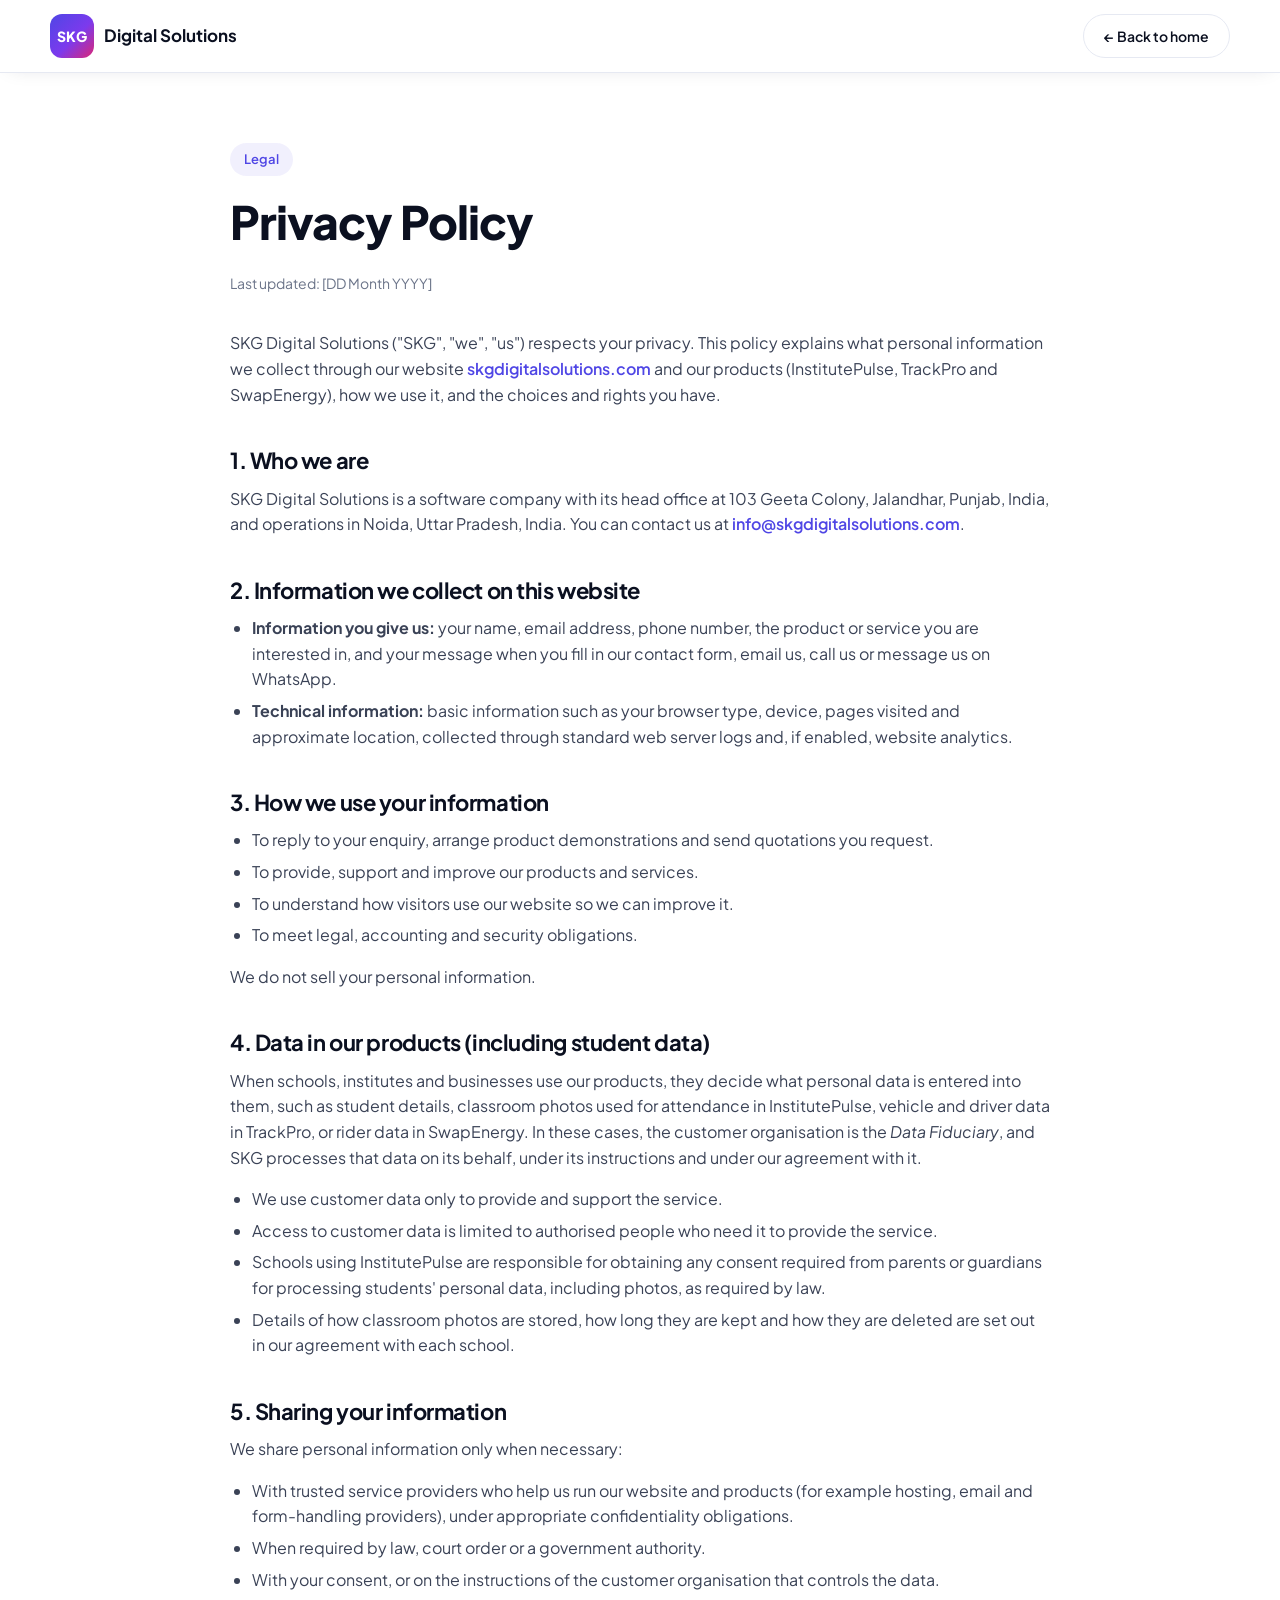
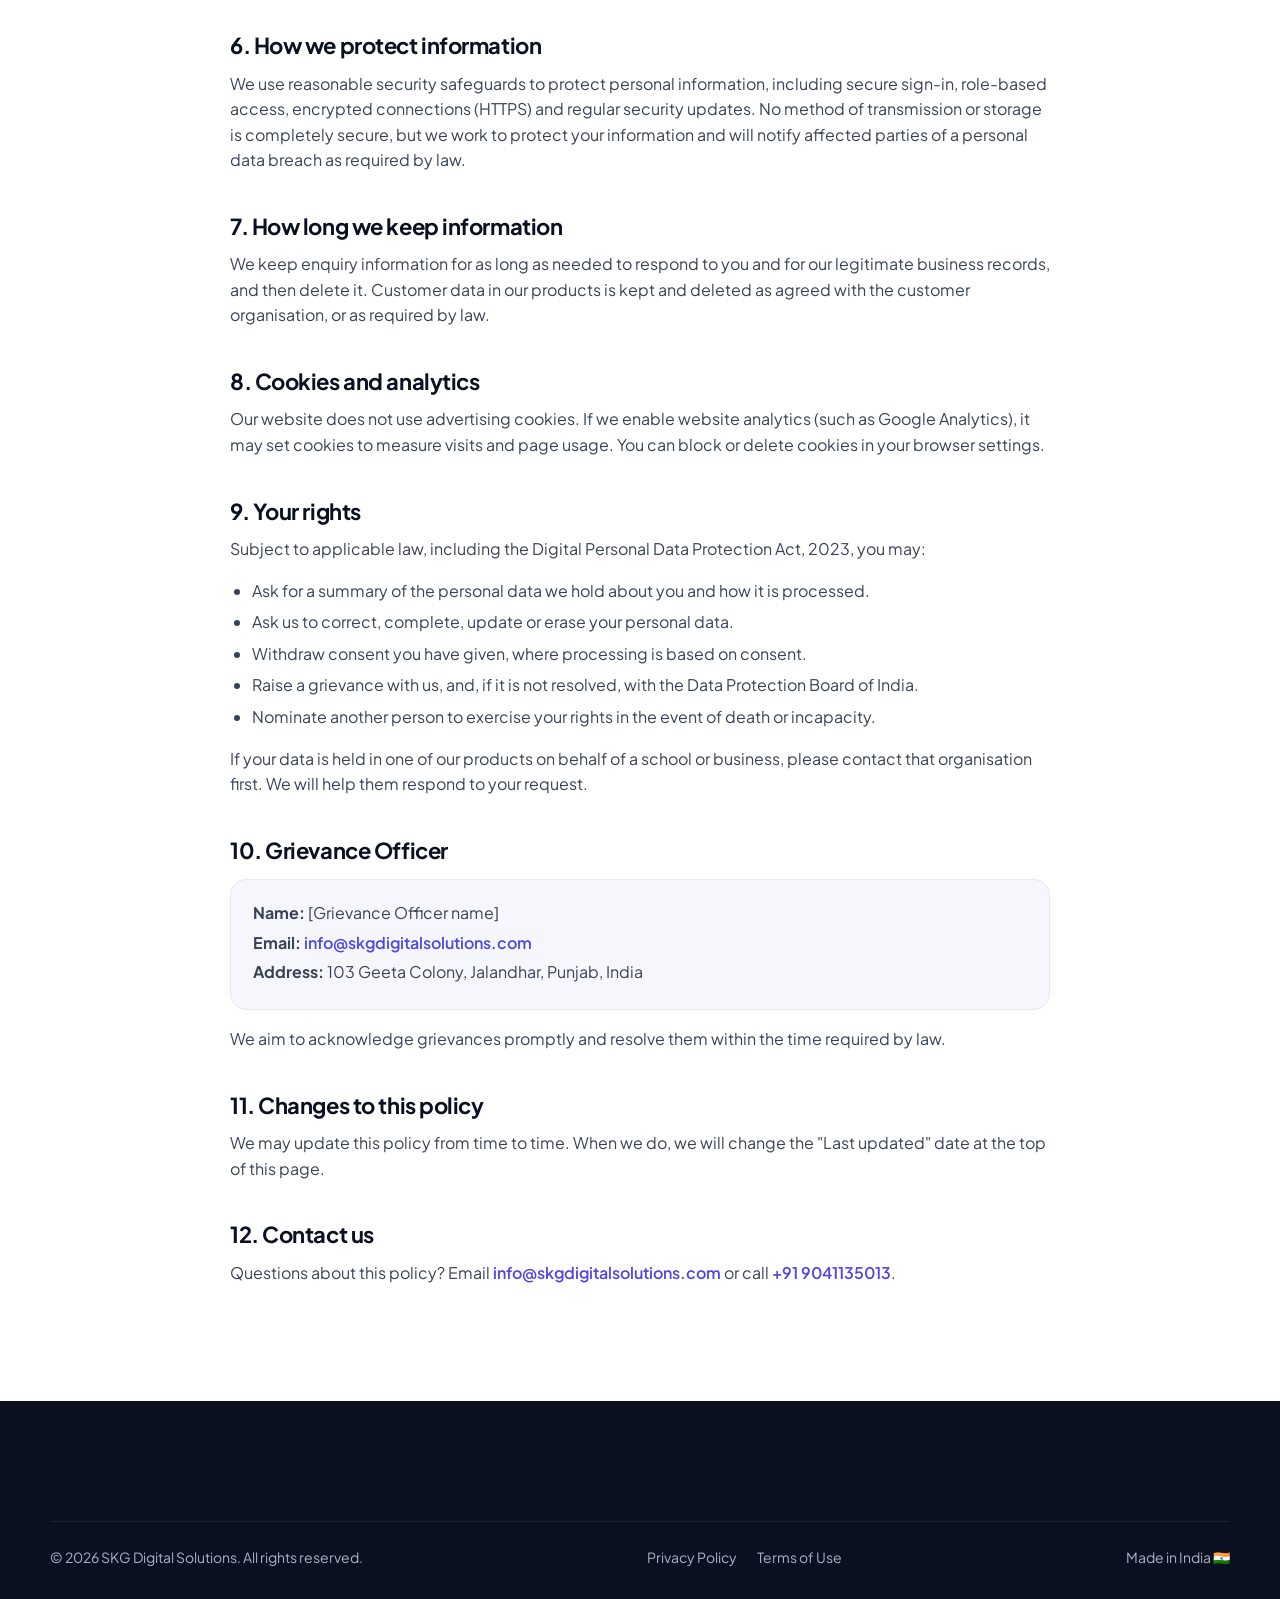
<file: privacy.html>
<!DOCTYPE html>
<html lang="en">
<head>
  <meta charset="UTF-8" />
  <meta name="viewport" content="width=device-width, initial-scale=1.0" />
  <title>Privacy Policy | SKG Digital Solutions</title>
  <meta name="description" content="How SKG Digital Solutions collects, uses and protects personal information on its website and in its products." />
  <link rel="canonical" href="https://skgdigitalsolutions.com/privacy.html" />
  <link rel="icon" href="assets/favicon.svg" type="image/svg+xml" />
  <link rel="preconnect" href="https://fonts.googleapis.com" />
  <link rel="preconnect" href="https://fonts.gstatic.com" crossorigin />
  <link href="https://fonts.googleapis.com/css2?family=Plus+Jakarta+Sans:wght@400;500;600;700;800&display=swap" rel="stylesheet" />
  <link rel="stylesheet" href="css/styles.css" />
</head>
<body>
  <!--
    IMPORTANT: This policy is a starting template written for an Indian software company under the
    Digital Personal Data Protection Act, 2023. Have it reviewed by a lawyer, and make sure every
    statement matches how SKG Digital Solutions and its products actually handle data, before publishing.
    Replace every [bracketed] value.
  -->
  <header class="header scrolled">
    <div class="container nav">
      <a href="index.html" class="logo" aria-label="SKG Digital Solutions home">
        <span class="logo-mark">SKG</span>
        <span class="logo-text">Digital Solutions</span>
      </a>
      <a href="index.html" class="btn btn-ghost btn-sm">← Back to home</a>
    </div>
  </header>

  <main class="legal">
    <div class="container">
      <span class="eyebrow">Legal</span>
      <h1>Privacy Policy</h1>
      <p class="updated">Last updated: [DD Month YYYY]</p>

      <p>SKG Digital Solutions ("SKG", "we", "us") respects your privacy. This policy explains what personal information we collect through our website <a href="https://skgdigitalsolutions.com">skgdigitalsolutions.com</a> and our products (InstitutePulse, TrackPro and SwapEnergy), how we use it, and the choices and rights you have.</p>

      <h2>1. Who we are</h2>
      <p>SKG Digital Solutions is a software company with its head office at 103 Geeta Colony, Jalandhar, Punjab, India, and operations in Noida, Uttar Pradesh, India. You can contact us at <a href="mailto:info@skgdigitalsolutions.com">info@skgdigitalsolutions.com</a>.</p>

      <h2>2. Information we collect on this website</h2>
      <ul>
        <li><strong>Information you give us:</strong> your name, email address, phone number, the product or service you are interested in, and your message when you fill in our contact form, email us, call us or message us on WhatsApp.</li>
        <li><strong>Technical information:</strong> basic information such as your browser type, device, pages visited and approximate location, collected through standard web server logs and, if enabled, website analytics.</li>
      </ul>

      <h2>3. How we use your information</h2>
      <ul>
        <li>To reply to your enquiry, arrange product demonstrations and send quotations you request.</li>
        <li>To provide, support and improve our products and services.</li>
        <li>To understand how visitors use our website so we can improve it.</li>
        <li>To meet legal, accounting and security obligations.</li>
      </ul>
      <p>We do not sell your personal information.</p>

      <h2>4. Data in our products (including student data)</h2>
      <p>When schools, institutes and businesses use our products, they decide what personal data is entered into them, such as student details, classroom photos used for attendance in InstitutePulse, vehicle and driver data in TrackPro, or rider data in SwapEnergy. In these cases, the customer organisation is the <em>Data Fiduciary</em>, and SKG processes that data on its behalf, under its instructions and under our agreement with it.</p>
      <ul>
        <li>We use customer data only to provide and support the service.</li>
        <li>Access to customer data is limited to authorised people who need it to provide the service.</li>
        <li>Schools using InstitutePulse are responsible for obtaining any consent required from parents or guardians for processing students' personal data, including photos, as required by law.</li>
        <li>Details of how classroom photos are stored, how long they are kept and how they are deleted are set out in our agreement with each school. <!-- Replace with the confirmed retention and deletion details once verified. --></li>
      </ul>

      <h2>5. Sharing your information</h2>
      <p>We share personal information only when necessary:</p>
      <ul>
        <li>With trusted service providers who help us run our website and products (for example hosting, email and form-handling providers), under appropriate confidentiality obligations.</li>
        <li>When required by law, court order or a government authority.</li>
        <li>With your consent, or on the instructions of the customer organisation that controls the data.</li>
      </ul>

      <h2>6. How we protect information</h2>
      <p>We use reasonable security safeguards to protect personal information, including secure sign-in, role-based access, encrypted connections (HTTPS) and regular security updates. No method of transmission or storage is completely secure, but we work to protect your information and will notify affected parties of a personal data breach as required by law.</p>

      <h2>7. How long we keep information</h2>
      <p>We keep enquiry information for as long as needed to respond to you and for our legitimate business records, and then delete it. Customer data in our products is kept and deleted as agreed with the customer organisation, or as required by law.</p>

      <h2>8. Cookies and analytics</h2>
      <p>Our website does not use advertising cookies. If we enable website analytics (such as Google Analytics), it may set cookies to measure visits and page usage. You can block or delete cookies in your browser settings.</p>

      <h2>9. Your rights</h2>
      <p>Subject to applicable law, including the Digital Personal Data Protection Act, 2023, you may:</p>
      <ul>
        <li>Ask for a summary of the personal data we hold about you and how it is processed.</li>
        <li>Ask us to correct, complete, update or erase your personal data.</li>
        <li>Withdraw consent you have given, where processing is based on consent.</li>
        <li>Raise a grievance with us, and, if it is not resolved, with the Data Protection Board of India.</li>
        <li>Nominate another person to exercise your rights in the event of death or incapacity.</li>
      </ul>
      <p>If your data is held in one of our products on behalf of a school or business, please contact that organisation first. We will help them respond to your request.</p>

      <h2>10. Grievance Officer</h2>
      <div class="legal-box">
        <p><strong>Name:</strong> [Grievance Officer name]</p>
        <p><strong>Email:</strong> <a href="mailto:info@skgdigitalsolutions.com">info@skgdigitalsolutions.com</a></p>
        <p><strong>Address:</strong> 103 Geeta Colony, Jalandhar, Punjab, India</p>
      </div>
      <p>We aim to acknowledge grievances promptly and resolve them within the time required by law.</p>

      <h2>11. Changes to this policy</h2>
      <p>We may update this policy from time to time. When we do, we will change the "Last updated" date at the top of this page.</p>

      <h2>12. Contact us</h2>
      <p>Questions about this policy? Email <a href="mailto:info@skgdigitalsolutions.com">info@skgdigitalsolutions.com</a> or call <a href="tel:+919041135013">+91 9041135013</a>.</p>
    </div>
  </main>

  <footer class="footer">
    <div class="container footer-bottom">
      <span>© <span id="year"></span> SKG Digital Solutions. All rights reserved.</span>
      <span class="footer-legal"><a href="privacy.html">Privacy Policy</a><a href="terms.html">Terms of Use</a></span>
      <span>Made in India 🇮🇳</span>
    </div>
  </footer>
  <script>document.getElementById('year').textContent = new Date().getFullYear();</script>
</body>
</html>
</file>
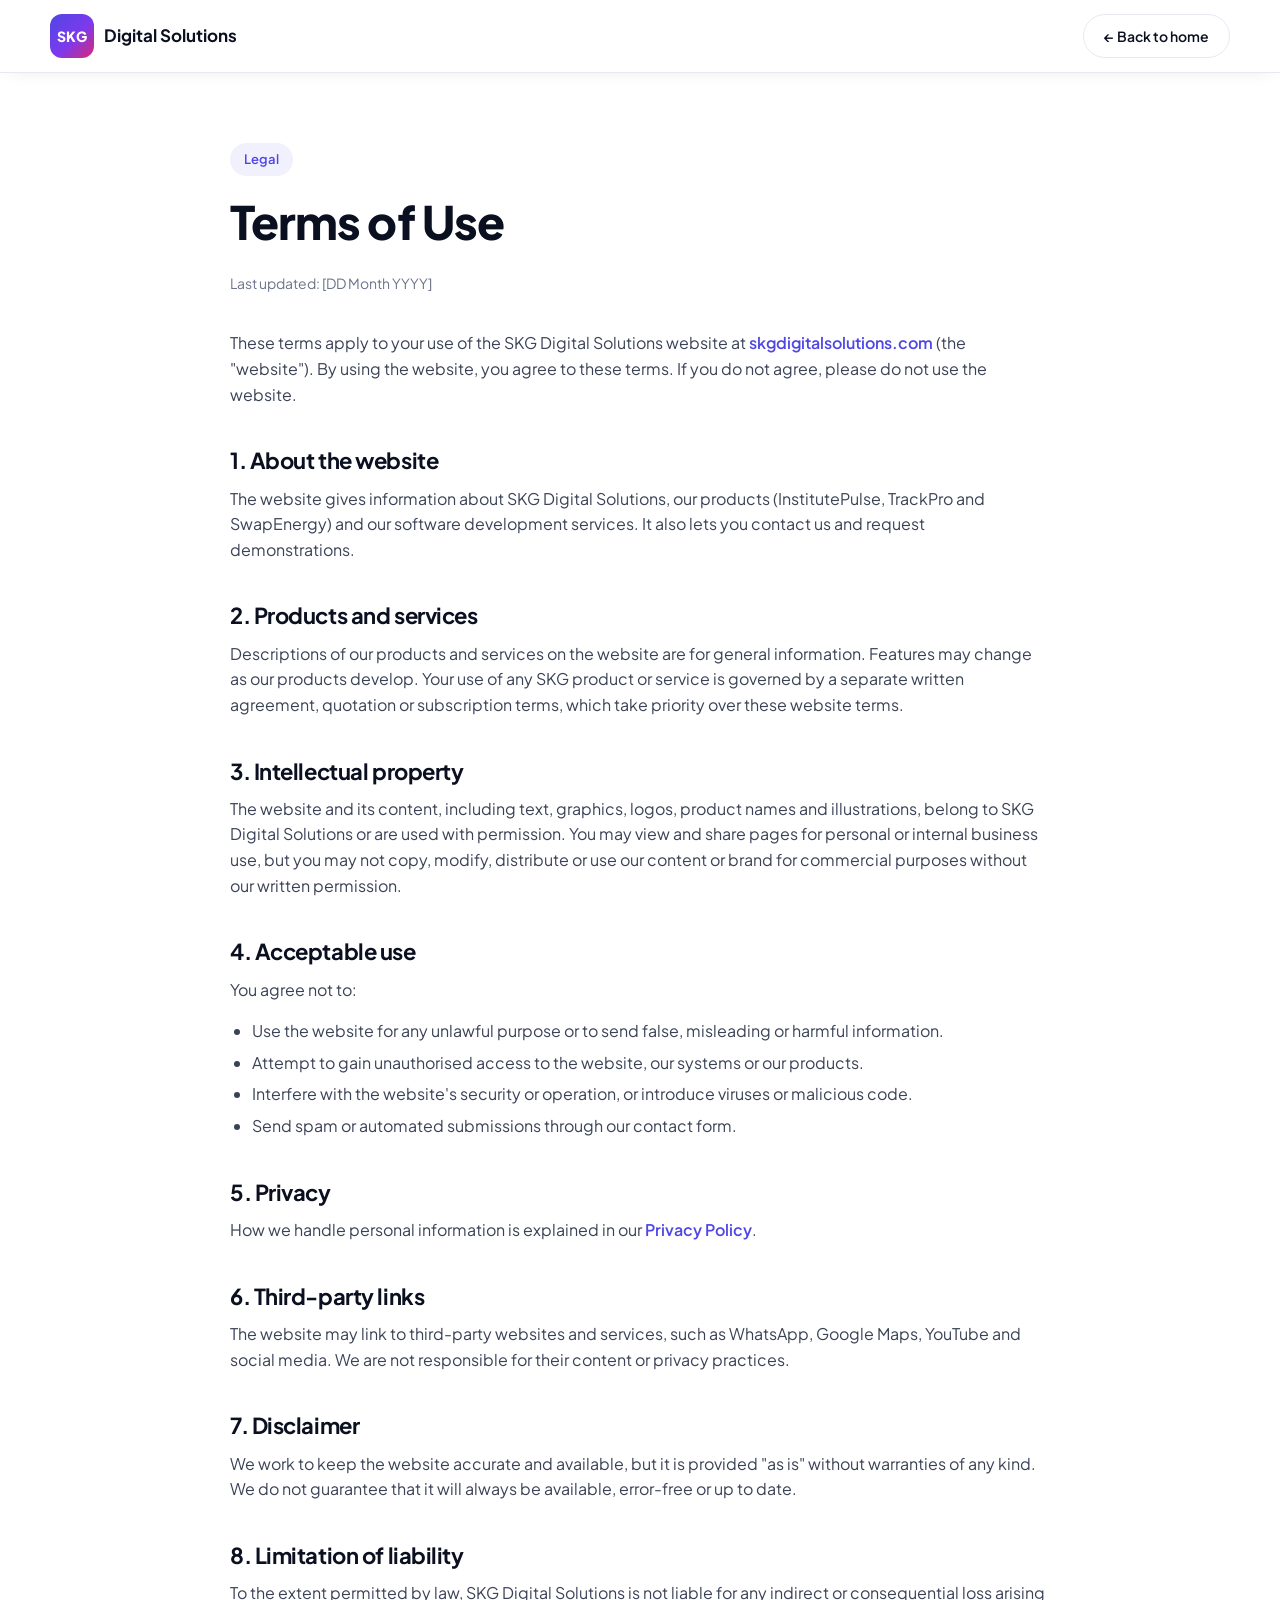
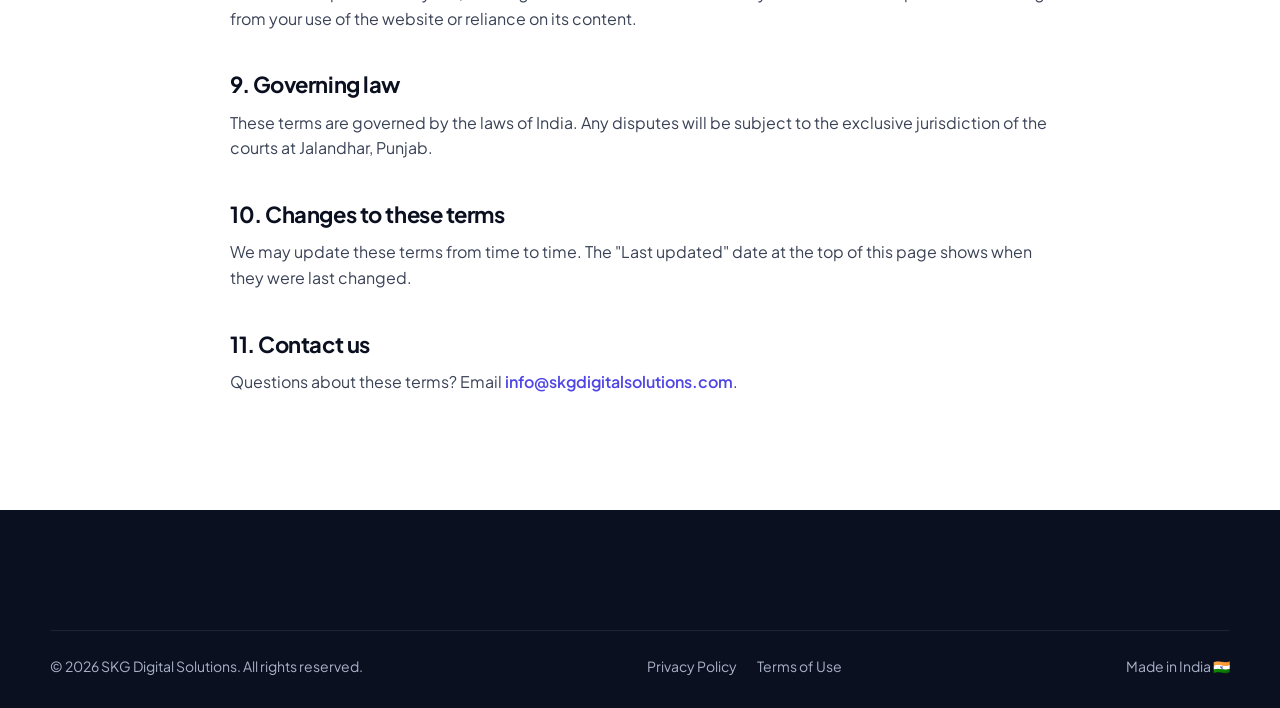
<file: terms.html>
<!DOCTYPE html>
<html lang="en">
<head>
  <meta charset="UTF-8" />
  <meta name="viewport" content="width=device-width, initial-scale=1.0" />
  <title>Terms of Use | SKG Digital Solutions</title>
  <meta name="description" content="Terms of use for the SKG Digital Solutions website." />
  <link rel="canonical" href="https://skgdigitalsolutions.com/terms.html" />
  <link rel="icon" href="assets/favicon.svg" type="image/svg+xml" />
  <link rel="preconnect" href="https://fonts.googleapis.com" />
  <link rel="preconnect" href="https://fonts.gstatic.com" crossorigin />
  <link href="https://fonts.googleapis.com/css2?family=Plus+Jakarta+Sans:wght@400;500;600;700;800&display=swap" rel="stylesheet" />
  <link rel="stylesheet" href="css/styles.css" />
</head>
<body>
  <!--
    IMPORTANT: These terms are a starting template. Have them reviewed by a lawyer before publishing,
    and replace every [bracketed] value.
  -->
  <header class="header scrolled">
    <div class="container nav">
      <a href="index.html" class="logo" aria-label="SKG Digital Solutions home">
        <span class="logo-mark">SKG</span>
        <span class="logo-text">Digital Solutions</span>
      </a>
      <a href="index.html" class="btn btn-ghost btn-sm">← Back to home</a>
    </div>
  </header>

  <main class="legal">
    <div class="container">
      <span class="eyebrow">Legal</span>
      <h1>Terms of Use</h1>
      <p class="updated">Last updated: [DD Month YYYY]</p>

      <p>These terms apply to your use of the SKG Digital Solutions website at <a href="https://skgdigitalsolutions.com">skgdigitalsolutions.com</a> (the "website"). By using the website, you agree to these terms. If you do not agree, please do not use the website.</p>

      <h2>1. About the website</h2>
      <p>The website gives information about SKG Digital Solutions, our products (InstitutePulse, TrackPro and SwapEnergy) and our software development services. It also lets you contact us and request demonstrations.</p>

      <h2>2. Products and services</h2>
      <p>Descriptions of our products and services on the website are for general information. Features may change as our products develop. Your use of any SKG product or service is governed by a separate written agreement, quotation or subscription terms, which take priority over these website terms.</p>

      <h2>3. Intellectual property</h2>
      <p>The website and its content, including text, graphics, logos, product names and illustrations, belong to SKG Digital Solutions or are used with permission. You may view and share pages for personal or internal business use, but you may not copy, modify, distribute or use our content or brand for commercial purposes without our written permission.</p>

      <h2>4. Acceptable use</h2>
      <p>You agree not to:</p>
      <ul>
        <li>Use the website for any unlawful purpose or to send false, misleading or harmful information.</li>
        <li>Attempt to gain unauthorised access to the website, our systems or our products.</li>
        <li>Interfere with the website's security or operation, or introduce viruses or malicious code.</li>
        <li>Send spam or automated submissions through our contact form.</li>
      </ul>

      <h2>5. Privacy</h2>
      <p>How we handle personal information is explained in our <a href="privacy.html">Privacy Policy</a>.</p>

      <h2>6. Third-party links</h2>
      <p>The website may link to third-party websites and services, such as WhatsApp, Google Maps, YouTube and social media. We are not responsible for their content or privacy practices.</p>

      <h2>7. Disclaimer</h2>
      <p>We work to keep the website accurate and available, but it is provided "as is" without warranties of any kind. We do not guarantee that it will always be available, error-free or up to date.</p>

      <h2>8. Limitation of liability</h2>
      <p>To the extent permitted by law, SKG Digital Solutions is not liable for any indirect or consequential loss arising from your use of the website or reliance on its content.</p>

      <h2>9. Governing law</h2>
      <p>These terms are governed by the laws of India. Any disputes will be subject to the exclusive jurisdiction of the courts at Jalandhar, Punjab.</p>

      <h2>10. Changes to these terms</h2>
      <p>We may update these terms from time to time. The "Last updated" date at the top of this page shows when they were last changed.</p>

      <h2>11. Contact us</h2>
      <p>Questions about these terms? Email <a href="mailto:info@skgdigitalsolutions.com">info@skgdigitalsolutions.com</a>.</p>
    </div>
  </main>

  <footer class="footer">
    <div class="container footer-bottom">
      <span>© <span id="year"></span> SKG Digital Solutions. All rights reserved.</span>
      <span class="footer-legal"><a href="privacy.html">Privacy Policy</a><a href="terms.html">Terms of Use</a></span>
      <span>Made in India 🇮🇳</span>
    </div>
  </footer>
  <script>document.getElementById('year').textContent = new Date().getFullYear();</script>
</body>
</html>
</file>
<file: css/styles.css>
/* =========================================================
   SKG Digital Solutions — styles
   ========================================================= */
:root {
  --ink: #0b1020;
  --ink-2: #3a4256;
  --muted: #6b7489;
  --bg: #ffffff;
  --soft: #f5f7fc;
  --line: #e6e9f2;
  --brand: #4f46e5;
  --brand-2: #7c3aed;
  --grad: linear-gradient(135deg, #4f46e5 0%, #7c3aed 55%, #db2777 100%);
  --pulse: #7c3aed;
  --track: #0d9488;
  --swap: #f59e0b;
  --dark: #0b1020;
  --radius: 18px;
  --shadow: 0 10px 30px -12px rgba(15, 23, 42, .18);
  --shadow-lg: 0 30px 60px -20px rgba(79, 70, 229, .35);
}

*, *::before, *::after { box-sizing: border-box; }
html { scroll-behavior: smooth; scroll-padding-top: 80px; }
body {
  margin: 0;
  font-family: "Plus Jakarta Sans", system-ui, -apple-system, Segoe UI, Roboto, sans-serif;
  color: var(--ink);
  background: var(--bg);
  line-height: 1.6;
  -webkit-font-smoothing: antialiased;
}
img { max-width: 100%; display: block; }
a { color: inherit; text-decoration: none; }
h1, h2, h3, h4, h5 { margin: 0 0 .5em; line-height: 1.2; letter-spacing: -.02em; }
p { margin: 0 0 1em; color: var(--ink-2); }

.container { width: min(1180px, 100% - 40px); margin-inline: auto; }

/* ---------- Buttons ---------- */
.btn {
  display: inline-flex; align-items: center; justify-content: center; gap: .5em;
  padding: 14px 26px; border-radius: 999px; font-weight: 600; font-size: 15px;
  border: 1px solid transparent; cursor: pointer; transition: transform .2s, box-shadow .2s, background .2s;
  font-family: inherit;
}
.btn:hover { transform: translateY(-2px); }
.btn-primary { background: var(--grad); color: #fff; box-shadow: var(--shadow-lg); }
.btn-ghost { background: #fff; border-color: var(--line); color: var(--ink); }
.btn-ghost:hover { border-color: var(--brand); color: var(--brand); }
.btn-sm { padding: 10px 20px; font-size: 14px; }
.btn-block { width: 100%; }

/* ---------- Header ---------- */
.header {
  position: sticky; top: 0; z-index: 50;
  background: rgba(255, 255, 255, .8);
  backdrop-filter: saturate(180%) blur(14px);
  -webkit-backdrop-filter: saturate(180%) blur(14px);
  border-bottom: 1px solid transparent;
  transition: border-color .2s, box-shadow .2s;
}
.header.scrolled { border-color: var(--line); box-shadow: 0 4px 20px -10px rgba(15,23,42,.15); }
.nav { display: flex; align-items: center; justify-content: space-between; height: 72px; }

.logo { display: inline-flex; align-items: center; gap: 10px; font-weight: 700; }
.logo-mark {
  display: grid; place-items: center; width: 44px; height: 44px; border-radius: 12px;
  background: var(--grad); color: #fff; font-weight: 800; font-size: 14px; letter-spacing: .02em;
}
.logo-text { font-size: 17px; }
.logo-light .logo-text { color: #fff; }

.nav-links { display: flex; align-items: center; gap: 32px; }
.nav-links a:not(.btn) { font-weight: 500; font-size: 15px; color: var(--ink-2); position: relative; }
.nav-links a:not(.btn):hover, .nav-links a.active { color: var(--brand); }

.nav-toggle { display: none; background: none; border: 0; padding: 8px; cursor: pointer; }
.nav-toggle span { display: block; width: 24px; height: 2px; background: var(--ink); margin: 5px 0; border-radius: 2px; transition: .3s; }
.nav-toggle.open span:nth-child(1) { transform: translateY(7px) rotate(45deg); }
.nav-toggle.open span:nth-child(2) { opacity: 0; }
.nav-toggle.open span:nth-child(3) { transform: translateY(-7px) rotate(-45deg); }

/* ---------- Hero ---------- */
.hero { position: relative; padding: 80px 0 100px; overflow: hidden; }
.hero-bg {
  position: absolute; inset: 0; z-index: -1;
  background:
    radial-gradient(600px 400px at 85% 20%, rgba(124, 58, 237, .16), transparent 60%),
    radial-gradient(500px 400px at 10% 80%, rgba(79, 70, 229, .12), transparent 60%),
    radial-gradient(400px 300px at 60% 90%, rgba(13, 148, 136, .10), transparent 60%);
}
.hero-grid { display: grid; grid-template-columns: 1.1fr 1fr; gap: 60px; align-items: center; }
.hero h1 { font-size: clamp(38px, 5.2vw, 64px); font-weight: 800; }
.gradient-text { background: var(--grad); -webkit-background-clip: text; background-clip: text; color: transparent; }
.lead { font-size: 18px; max-width: 560px; }
.hero-cta { display: flex; flex-wrap: wrap; gap: 14px; margin: 28px 0 40px; }

.eyebrow {
  display: inline-block; padding: 6px 14px; border-radius: 999px; font-size: 13px; font-weight: 600;
  color: var(--brand); background: rgba(79, 70, 229, .08); margin-bottom: 18px;
}
.eyebrow-light { color: #c7d2fe; background: rgba(255,255,255,.08); }

.hero-stats { list-style: none; padding: 0; margin: 0; display: flex; gap: 40px; flex-wrap: wrap; }
.hero-stats strong { display: block; font-size: 30px; font-weight: 800; }
.hero-stats span { font-size: 14px; color: var(--muted); }

/* Hero visual */
.hero-visual { position: relative; height: 460px; }
.float-card {
  position: absolute; width: 290px; padding: 20px; border-radius: var(--radius);
  background: #fff; border: 1px solid var(--line); box-shadow: var(--shadow);
  animation: float 6s ease-in-out infinite;
}
.card-pulse { top: 0; left: 8%; --c: var(--pulse); }
.card-track { top: 150px; right: 0; --c: var(--track); animation-delay: -2s; }
.card-swap  { bottom: 0; left: 0; --c: var(--swap); animation-delay: -4s; }
.fc-head { display: flex; align-items: center; gap: 8px; font-size: 13px; font-weight: 700; color: var(--c); margin-bottom: 8px; }
.fc-head .dot { width: 8px; height: 8px; border-radius: 50%; background: var(--c); box-shadow: 0 0 0 4px color-mix(in srgb, var(--c) 20%, transparent); }
.fc-title { font-weight: 700; margin-bottom: 12px; }
.fc-meta { font-size: 13px; color: var(--muted); margin-top: 12px; }
.fc-meta b { color: var(--ink); }
.fc-bar { height: 8px; border-radius: 99px; background: var(--soft); overflow: hidden; }
.fc-bar span { display: block; height: 100%; background: var(--c); border-radius: 99px; }
.fc-map {
  position: relative; height: 70px; border-radius: 10px;
  background:
    linear-gradient(90deg, transparent 49%, rgba(13,148,136,.25) 50%, transparent 51%),
    linear-gradient(0deg, transparent 49%, rgba(13,148,136,.25) 50%, transparent 51%),
    #ecfdf9;
  background-size: 28px 28px, 28px 28px, auto;
}
.fc-map .pin {
  position: absolute; left: 58%; top: 40%; width: 14px; height: 14px; border-radius: 50%;
  background: var(--track); box-shadow: 0 0 0 0 rgba(13,148,136,.6); animation: ping 1.8s infinite;
}
.fc-batteries { display: flex; gap: 6px; }
.fc-batteries i { flex: 1; height: 34px; border-radius: 6px; background: var(--soft); position: relative; overflow: hidden; }
.fc-batteries i::after { content: ""; position: absolute; inset: auto 0 0 0; background: var(--swap); }
.fc-batteries .full::after { height: 100%; }
.fc-batteries .half::after { height: 55%; }
.fc-batteries .low::after  { height: 20%; background: #ef4444; }

@keyframes float { 0%, 100% { transform: translateY(0); } 50% { transform: translateY(-12px); } }
@keyframes ping { 70% { box-shadow: 0 0 0 14px rgba(13,148,136,0); } 100% { box-shadow: 0 0 0 0 rgba(13,148,136,0); } }

/* ---------- Sections ---------- */
.section { padding: 100px 0; }
.section-soft { background: var(--soft); }
.section-dark { background: var(--dark); color: #fff; }
.section-dark p { color: #aab2c8; }
.section-head { text-align: center; max-width: 680px; margin: 0 auto 56px; }
.section-head h2 { font-size: clamp(30px, 3.6vw, 44px); font-weight: 800; }
.section-head p { font-size: 17px; }

/* ---------- Products ---------- */
.products { display: grid; grid-template-columns: repeat(3, 1fr); gap: 28px; }
.product {
  position: relative; padding: 36px 30px; border-radius: 24px; background: #fff;
  border: 1px solid var(--line); transition: transform .25s, box-shadow .25s; overflow: hidden;
  display: flex; flex-direction: column;
}
.product::before {
  content: ""; position: absolute; inset: 0 0 auto 0; height: 5px; background: var(--c);
}
.product:hover { transform: translateY(-6px); box-shadow: 0 30px 60px -25px color-mix(in srgb, var(--c) 55%, transparent); }
.product-pulse { --c: var(--pulse); }
.product-track { --c: var(--track); }
.product-swap  { --c: var(--swap); }
.product-icon {
  width: 60px; height: 60px; border-radius: 16px; display: grid; place-items: center; font-size: 28px;
  background: color-mix(in srgb, var(--c) 12%, #fff); margin-bottom: 22px;
}
.product h3 { font-size: 26px; font-weight: 800; margin-bottom: 4px; }
.tagline { font-weight: 700; color: var(--c); margin-bottom: 14px; }
.checks { list-style: none; padding: 0; margin: 6px 0 26px; flex: 1; }
.checks li { position: relative; padding-left: 28px; margin-bottom: 10px; font-size: 15px; color: var(--ink-2); }
.checks li::before {
  content: "✓"; position: absolute; left: 0; top: 1px; width: 19px; height: 19px; border-radius: 50%;
  display: grid; place-items: center; font-size: 11px; font-weight: 800; color: #fff; background: var(--c);
}
.product-link { font-weight: 700; color: var(--c); }
.product-link:hover { text-decoration: underline; }
.product-links { display: flex; flex-wrap: wrap; gap: 8px 20px; }
.product-link-muted { color: var(--ink-2); font-weight: 600; }

/* ---------- InstitutePulse spotlight ---------- */
.ip { position: relative; overflow: hidden; background: linear-gradient(180deg, #fbfaff 0%, #fff 100%); border-top: 1px solid var(--line); }
.ip-bg {
  position: absolute; inset: 0; z-index: 0; pointer-events: none;
  background:
    radial-gradient(520px 380px at 90% 8%, rgba(124, 58, 237, .12), transparent 60%),
    radial-gradient(420px 320px at 0% 55%, rgba(219, 39, 119, .07), transparent 60%);
}
.ip .container { position: relative; z-index: 1; }
.ip-hero { display: grid; grid-template-columns: 1.05fr .95fr; gap: 56px; align-items: center; }
.ip-copy h2 { font-size: clamp(34px, 4.4vw, 54px); font-weight: 800; margin-bottom: 10px; }
.ip-sub { font-size: 19px; font-weight: 700; color: var(--pulse); margin-bottom: 16px; }
.ip-copy > p:not(.ip-sub) { font-size: 17px; max-width: 560px; }
.ip-pills { list-style: none; padding: 0; margin: 22px 0 0; display: flex; flex-wrap: wrap; gap: 10px; }
.ip-pills li { padding: 8px 14px; border-radius: 999px; background: #fff; border: 1px solid var(--line); font-size: 14px; font-weight: 600; color: var(--ink-2); }
.ip-copy .hero-cta { margin: 28px 0 0; }
.ip-visual img { width: 100%; max-width: 500px; height: auto; margin-inline: auto; }

.ip-block { margin-top: 110px; }
.ip-h3 { font-size: clamp(24px, 2.8vw, 34px); font-weight: 800; }
.ip-steps { list-style: none; padding: 0; margin: 0; display: grid; grid-template-columns: repeat(4, 1fr); gap: 22px; position: relative; }
.ip-steps::before {
  content: ""; position: absolute; top: 34px; left: 12%; right: 12%; height: 2px;
  background: repeating-linear-gradient(90deg, #c4b5fd 0 8px, transparent 8px 16px);
}
.ip-step {
  position: relative; text-align: center; padding: 0 22px 28px; border-radius: var(--radius);
  background: #fff; border: 1px solid var(--line); margin-top: 34px; transition: transform .2s, box-shadow .2s;
}
.ip-step:hover { transform: translateY(-4px); box-shadow: var(--shadow); }
.ip-step-icon {
  width: 68px; height: 68px; margin: -34px auto 16px; border-radius: 20px; display: grid; place-items: center;
  background: var(--grad); color: #fff; box-shadow: var(--shadow-lg);
}
.ip-step-icon svg { width: 30px; height: 30px; }
.ip-step-num { display: block; font-size: 12px; font-weight: 700; letter-spacing: .08em; text-transform: uppercase; color: var(--pulse); margin-bottom: 4px; }
.ip-step h4 { font-size: 19px; margin-bottom: 8px; }
.ip-step p { margin: 0; font-size: 15px; }

.ip-showcase { display: grid; grid-template-columns: 1.15fr .85fr; gap: 56px; align-items: center; margin-top: 110px; }
.ip-shot img { width: 100%; height: auto; }
.ip-feature { display: grid; grid-template-columns: 44px 1fr; gap: 14px; margin-top: 20px; }
.ip-feature > span { width: 44px; height: 44px; border-radius: 12px; display: grid; place-items: center; font-size: 20px; background: #ede9fe; }
.ip-feature h4 { font-size: 16px; margin: 2px 0 2px; }
.ip-feature p { margin: 0; font-size: 15px; }

.ip-benefits { display: grid; grid-template-columns: 1fr 1fr; gap: 24px; margin-top: 100px; }
.ip-benefit { --c: var(--pulse); padding: 32px; border-radius: 24px; background: #fff; border: 1px solid var(--line); }
.ip-benefit-head { display: flex; align-items: center; gap: 14px; margin-bottom: 8px; }
.ip-benefit-head span { width: 52px; height: 52px; border-radius: 14px; display: grid; place-items: center; font-size: 26px; background: #ede9fe; }
.ip-benefit-head h4 { margin: 0; font-size: 21px; }
.ip-benefit > p { font-weight: 600; color: var(--ink); }
.ip-benefit .checks { margin-bottom: 0; }

.ip-trust {
  display: grid; grid-template-columns: 64px 1fr; gap: 24px; margin-top: 24px; padding: 32px;
  border-radius: 24px; background: #f0fdf9; border: 1px solid #ccf3e7;
}
.ip-trust-icon { width: 64px; height: 64px; border-radius: 18px; display: grid; place-items: center; background: var(--track); color: #fff; }
.ip-trust-icon svg { width: 32px; height: 32px; }
.ip-trust .ip-h3 { font-size: clamp(21px, 2.2vw, 26px); }
.ip-trust-list { list-style: none; padding: 0; margin: 0; display: grid; grid-template-columns: 1fr 1fr; gap: 10px 28px; }
.ip-trust-list li { position: relative; padding-left: 22px; font-size: 15px; color: var(--ink-2); }
.ip-trust-list li::before { content: ""; position: absolute; left: 0; top: 8px; width: 8px; height: 8px; border-radius: 50%; background: var(--track); }

.ip-cta {
  display: flex; align-items: center; justify-content: space-between; gap: 32px; margin-top: 24px;
  padding: 40px 44px; border-radius: 24px; background: var(--grad); color: #fff; box-shadow: var(--shadow-lg);
}
.ip-cta h3 { font-size: clamp(22px, 2.6vw, 30px); font-weight: 800; margin-bottom: 8px; }
.ip-cta p { margin: 0; color: rgba(255,255,255,.88); max-width: 600px; }
.ip-cta-actions { display: flex; flex-wrap: wrap; gap: 12px; flex-shrink: 0; }
.btn-light { background: #fff; color: var(--brand-2); }
.btn-outline-light { border-color: rgba(255,255,255,.6); color: #fff; }
.btn-outline-light:hover { background: rgba(255,255,255,.12); }

/* ---------- Services ---------- */
.grid-3 { display: grid; grid-template-columns: repeat(3, 1fr); gap: 24px; }
.feature { background: #fff; border: 1px solid var(--line); border-radius: var(--radius); padding: 30px; transition: transform .2s, box-shadow .2s; }
.feature:hover { transform: translateY(-4px); box-shadow: var(--shadow); }
.feature-icon { font-size: 30px; margin-bottom: 14px; }
.feature h4 { font-size: 19px; }
.feature p { margin: 0; font-size: 15px; }

/* ---------- Industries ---------- */
.industries { display: grid; grid-template-columns: repeat(3, 1fr); gap: 20px; }
.industry {
  display: grid; grid-template-columns: 56px 1fr; grid-template-rows: auto auto; column-gap: 16px;
  padding: 24px; border-radius: var(--radius); border: 1px solid var(--line); transition: border-color .2s, background .2s;
}
.industry:hover { border-color: var(--brand); background: rgba(79,70,229,.03); }
.industry span { grid-row: span 2; width: 56px; height: 56px; border-radius: 14px; display: grid; place-items: center; font-size: 26px; background: var(--soft); }
.industry h4 { margin: 2px 0 4px; font-size: 17px; }
.industry p { margin: 0; font-size: 14px; color: var(--muted); }

/* ---------- Placeholders (video, screenshots, photos) ---------- */
.shot-placeholder {
  display: grid; place-content: center; justify-items: center; gap: 10px; text-align: center;
  border-radius: 20px; border: 2px dashed #c4b5fd; color: #7c3aed;
  background: repeating-linear-gradient(135deg, #faf8ff 0 14px, #f3efff 14px 28px);
}
.shot-placeholder svg { width: 40px; height: 40px; opacity: .8; }
.shot-placeholder span { font-size: 14px; font-weight: 600; }

.ip-video {
  position: relative; aspect-ratio: 16 / 9; max-width: 900px; margin: 0 auto; border-radius: 24px; overflow: hidden;
  box-shadow: var(--shadow-lg); background: #0b1020;
}
.ip-video iframe { position: absolute; inset: 0; width: 100%; height: 100%; border: 0; }
.ip-video-placeholder {
  background:
    radial-gradient(500px 300px at 20% 20%, rgba(124,58,237,.55), transparent 60%),
    radial-gradient(400px 300px at 85% 85%, rgba(219,39,119,.45), transparent 60%),
    #0b1020;
}
.ip-video-inner { position: absolute; inset: 0; display: grid; place-content: center; justify-items: center; gap: 8px; color: #fff; text-align: center; padding: 20px; }
.ip-play {
  width: 84px; height: 84px; border-radius: 50%; display: grid; place-items: center; margin-bottom: 12px;
  background: rgba(255,255,255,.14); border: 1px solid rgba(255,255,255,.3); backdrop-filter: blur(6px);
}
.ip-play svg { width: 34px; height: 34px; margin-left: 4px; }
.ip-video-inner strong { font-size: clamp(18px, 2.2vw, 24px); }
.ip-video-inner > span:last-child { font-size: 15px; color: rgba(255,255,255,.75); }

.ip-gallery { display: grid; grid-template-columns: repeat(3, 1fr); gap: 24px; max-width: 900px; margin: 32px auto 0; }
.ip-gallery figure { margin: 0; }
.ip-gallery img, .shot-phone { width: 100%; aspect-ratio: 4 / 5; border-radius: 20px; object-fit: cover; }
.ip-gallery figcaption { margin-top: 12px; text-align: center; font-size: 14px; color: var(--muted); }
.ip-gallery figcaption b { display: block; color: var(--ink); font-size: 15px; }

/* FAQ */
.faq { max-width: 820px; margin: 0 auto; display: grid; gap: 12px; }
.faq details { background: #fff; border: 1px solid var(--line); border-radius: 16px; padding: 0 22px; transition: border-color .2s, box-shadow .2s; }
.faq details[open] { border-color: #c4b5fd; box-shadow: var(--shadow); }
.faq summary {
  list-style: none; cursor: pointer; padding: 18px 32px 18px 0; position: relative; font-weight: 700; font-size: 16px;
}
.faq summary::-webkit-details-marker { display: none; }
.faq summary::after {
  content: "+"; position: absolute; right: 0; top: 50%; transform: translateY(-50%);
  width: 26px; height: 26px; border-radius: 50%; display: grid; place-items: center;
  background: #ede9fe; color: var(--pulse); font-weight: 800; transition: transform .2s;
}
.faq details[open] summary::after { content: "–"; }
.faq details p { margin: 0 0 18px; font-size: 15px; }
.faq details a { color: var(--brand); font-weight: 600; }

/* ---------- Testimonials ---------- */
.testimonials { display: grid; grid-template-columns: repeat(3, 1fr); gap: 24px; }
.testimonial {
  margin: 0; padding: 30px; border-radius: 24px; background: var(--soft); border: 1px solid var(--line);
  display: flex; flex-direction: column; justify-content: space-between; gap: 24px;
}
.testimonial blockquote { margin: 0; font-size: 16px; line-height: 1.65; color: var(--ink-2); font-style: italic; }
.testimonial figcaption { display: flex; align-items: center; gap: 12px; }
.testimonial figcaption b { display: block; font-size: 15px; }
.testimonial figcaption span:not(.avatar-placeholder) { font-size: 13px; color: var(--muted); }
.avatar-placeholder {
  width: 44px; height: 44px; border-radius: 50%; display: grid; place-items: center; flex-shrink: 0;
  background: var(--grad); color: #fff; font-weight: 800;
}
.logo-strip { display: grid; grid-template-columns: repeat(5, 1fr); gap: 16px; margin-top: 48px; }
.logo-strip span, .logo-strip img {
  height: 64px; border-radius: 14px; display: grid; place-items: center; font-size: 13px; font-weight: 600;
  color: var(--muted); border: 2px dashed var(--line); object-fit: contain; width: 100%;
}
.logo-strip img { border: 0; filter: grayscale(1); opacity: .7; transition: .2s; }
.logo-strip img:hover { filter: none; opacity: 1; }

/* ---------- About ---------- */
.about-copy { max-width: 780px; margin: 0 auto; text-align: center; }
.about-copy h2 { font-size: clamp(28px, 3.4vw, 40px); font-weight: 800; }
.about-copy > p { font-size: 17px; }
.about-copy > p:last-child { margin-bottom: 0; }

/* ---------- Contact extras ---------- */
.map-link { display: inline-block; margin-top: 8px; font-size: 13px; font-weight: 600; color: var(--brand); }
.map-link:hover { text-decoration: underline; }
.form-consent { margin: -6px 0 0; font-size: 12.5px; color: var(--muted); text-align: center; }
.form-consent a, .form-note a { color: var(--brand); font-weight: 600; }
.hp { position: absolute; left: -9999px; width: 1px; height: 1px; opacity: 0; }
.contact-form button:disabled { opacity: .7; cursor: wait; transform: none; }

/* ---------- Floating WhatsApp ---------- */
.wa-float {
  position: fixed; right: 20px; bottom: 20px; z-index: 60; display: inline-flex; align-items: center; gap: 10px;
  padding: 14px 20px 14px 16px; border-radius: 999px; background: #16a34a; color: #fff; font-weight: 700; font-size: 15px;
  box-shadow: 0 14px 30px -10px rgba(22, 163, 74, .6); transition: transform .2s, box-shadow .2s;
}
.wa-float:hover { transform: translateY(-3px); box-shadow: 0 18px 36px -10px rgba(22, 163, 74, .7); }
.wa-float svg { width: 24px; height: 24px; }

/* ---------- Legal pages ---------- */
.legal { padding: 70px 0 100px; }
.legal .container { max-width: 820px; }
.legal h1 { font-size: clamp(32px, 4vw, 46px); font-weight: 800; }
.legal .updated { color: var(--muted); font-size: 14px; margin-bottom: 36px; }
.legal h2 { font-size: 22px; margin: 40px 0 12px; }
.legal p, .legal li { font-size: 16px; color: var(--ink-2); }
.legal ul { padding-left: 22px; margin: 0 0 1em; }
.legal li { margin-bottom: 6px; }
.legal a { color: var(--brand); font-weight: 600; }
.legal-box { padding: 20px 22px; border-radius: 16px; background: var(--soft); border: 1px solid var(--line); margin: 16px 0; }
.legal-box p { margin: 0 0 4px; }

/* ---------- Trust pillars ---------- */
.pillars { display: grid; grid-template-columns: repeat(4, 1fr); gap: 24px; }
.pillar {
  position: relative; display: flex; flex-direction: column; padding: 32px 28px; border-radius: 24px;
  background: #fff; border: 1px solid var(--line); overflow: hidden; transition: transform .25s, box-shadow .25s;
}
.pillar::before { content: ""; position: absolute; inset: 0 0 auto 0; height: 4px; background: var(--c); }
.pillar:hover { transform: translateY(-5px); box-shadow: 0 26px 50px -24px color-mix(in srgb, var(--c) 55%, transparent); }
.pillar-security { --c: var(--brand); }
.pillar-safety   { --c: var(--track); }
.pillar-quick    { --c: var(--swap); }
.pillar-reliable { --c: #db2777; }
.pillar-icon {
  width: 56px; height: 56px; border-radius: 16px; display: grid; place-items: center; margin-bottom: 20px;
  color: var(--c); background: color-mix(in srgb, var(--c) 12%, #fff);
}
.pillar-icon svg { width: 28px; height: 28px; }
.pillar h4 { font-size: 20px; margin-bottom: 6px; }
.pillar > p { font-size: 15px; margin-bottom: 16px; }
.pillar .checks { margin: 0; }
.pillar .checks li { font-size: 14.5px; }

/* ---------- Why ---------- */
.grid-4 { display: grid; grid-template-columns: repeat(4, 1fr); gap: 24px; }
.why { padding: 30px; border-radius: var(--radius); background: rgba(255,255,255,.04); border: 1px solid rgba(255,255,255,.08); }
.why-num { font-size: 14px; font-weight: 800; background: var(--grad); -webkit-background-clip: text; background-clip: text; color: transparent; margin-bottom: 16px; }
.why h4 { font-size: 19px; }
.why p { margin: 0; font-size: 15px; }
.why-list { list-style: none; padding: 18px 0 0; margin: 18px 0 0; border-top: 1px solid rgba(255,255,255,.08); }
.why-list li { position: relative; padding-left: 24px; margin-bottom: 9px; font-size: 14px; color: #cfd5e6; line-height: 1.5; }
.why-list li:last-child { margin-bottom: 0; }
.why-list li::before {
  content: "✓"; position: absolute; left: 0; top: 2px; width: 16px; height: 16px; border-radius: 50%;
  display: grid; place-items: center; font-size: 10px; font-weight: 800; color: #fff; background: var(--grad);
}

.process-head { text-align: center; max-width: 620px; margin: 72px auto 0; }
.process-head h3 { font-size: clamp(22px, 2.4vw, 28px); font-weight: 800; margin-bottom: 8px; }
.process-head p { margin: 0; font-size: 16px; }
.process-head + .process { margin-top: 32px; }
.step small { display: block; margin-top: 10px; font-size: 12.5px; line-height: 1.5; color: #8f98b3; }

.process { display: grid; grid-template-columns: repeat(5, 1fr); gap: 12px; margin-top: 60px; counter-reset: step; }
.step {
  position: relative; padding: 22px 18px; border-radius: 14px; text-align: center;
  background: linear-gradient(180deg, rgba(124,58,237,.18), rgba(79,70,229,.06)); border: 1px solid rgba(255,255,255,.08);
}
.step::before { counter-increment: step; content: counter(step); display: block; font-size: 12px; color: #a5b4fc; font-weight: 700; margin-bottom: 4px; }
.step b { display: block; font-size: 17px; }
.step span { font-size: 13px; color: #aab2c8; }

/* ---------- Contact ---------- */
.contact-grid { display: grid; grid-template-columns: 1fr 1fr; gap: 60px; align-items: start; }
.contact-info h2 { font-size: clamp(30px, 3.6vw, 44px); font-weight: 800; }
.offices { display: grid; grid-template-columns: 1fr 1fr; gap: 16px; margin: 28px 0; }
.office { padding: 20px; border-radius: 14px; background: var(--soft); }
.office h4 { margin-bottom: 4px; font-size: 17px; }
.office small { display: block; font-size: 12px; font-weight: 600; color: var(--brand); margin-top: 2px; }
.office p { margin: 0; font-size: 14px; }
.contact-line { margin: 8px 0; font-weight: 500; }
.contact-line a { color: var(--brand); }

.contact-form {
  padding: 36px; border-radius: 24px; background: #fff; border: 1px solid var(--line); box-shadow: var(--shadow);
  display: grid; gap: 18px;
}
.contact-form .row { display: grid; grid-template-columns: 1fr 1fr; gap: 16px; }
.contact-form label { display: grid; gap: 6px; font-size: 14px; font-weight: 600; }
.contact-form input, .contact-form select, .contact-form textarea {
  font: inherit; font-weight: 400; padding: 13px 14px; border-radius: 12px; border: 1px solid var(--line);
  background: var(--soft); color: var(--ink); transition: border-color .2s, background .2s; width: 100%;
}
.contact-form input:focus, .contact-form select:focus, .contact-form textarea:focus {
  outline: none; border-color: var(--brand); background: #fff; box-shadow: 0 0 0 4px rgba(79,70,229,.12);
}
.contact-form .invalid { border-color: #ef4444; }
.form-note { margin: 0; font-size: 14px; text-align: center; min-height: 1.4em; }
.form-note.ok { color: var(--track); }
.form-note.err { color: #ef4444; }

/* ---------- Footer ---------- */
.footer { background: var(--dark); color: #aab2c8; padding: 70px 0 30px; }
.footer-grid { display: grid; grid-template-columns: 2fr 1fr 1fr 1fr; gap: 40px; }
.footer-legal { display: flex; gap: 20px; }
.footer-legal a:hover { color: #fff; }
.footer h5 { color: #fff; font-size: 15px; margin-bottom: 14px; }
.footer-grid a:not(.logo) { display: block; margin-bottom: 8px; font-size: 15px; transition: color .2s; }
.footer-grid a:not(.logo):hover { color: #fff; }
.footer-about { color: #aab2c8; margin-top: 16px; max-width: 360px; font-size: 15px; }
.footer-bottom {
  display: flex; justify-content: space-between; flex-wrap: wrap; gap: 10px;
  margin-top: 50px; padding-top: 24px; border-top: 1px solid rgba(255,255,255,.08); font-size: 14px;
}

/* ---------- Reveal animation ---------- */
.reveal { opacity: 0; transform: translateY(24px); transition: opacity .7s ease, transform .7s ease; }
.reveal.visible { opacity: 1; transform: none; }
@media (prefers-reduced-motion: reduce) {
  .reveal { opacity: 1; transform: none; transition: none; }
  .float-card, .fc-map .pin { animation: none; }
  html { scroll-behavior: auto; }
}

/* ---------- Responsive ---------- */
@media (max-width: 1024px) {
  .hero-grid { grid-template-columns: 1fr; }
  .hero-visual { height: 420px; max-width: 520px; width: 100%; margin: 0 auto; }
  .products, .grid-3, .industries { grid-template-columns: repeat(2, 1fr); }
  .grid-4, .pillars { grid-template-columns: repeat(2, 1fr); }
  .process { grid-template-columns: repeat(3, 1fr); }
  .ip-hero, .ip-showcase { grid-template-columns: 1fr; gap: 40px; }
  .ip-steps { grid-template-columns: repeat(2, 1fr); row-gap: 30px; }
  .ip-steps::before { display: none; }
  .ip-cta { flex-direction: column; align-items: flex-start; }
  .testimonials { grid-template-columns: 1fr 1fr; }
  .logo-strip { grid-template-columns: repeat(3, 1fr); }
  .footer-grid { grid-template-columns: 1fr 1fr; }
}

@media (max-width: 760px) {
  .nav-toggle { display: block; }
  .nav-links {
    position: fixed; inset: 72px 0 auto 0; flex-direction: column; align-items: stretch; gap: 0;
    background: #fff; padding: 12px 20px 24px; border-bottom: 1px solid var(--line);
    transform: translateY(-120%); transition: transform .3s ease; box-shadow: var(--shadow);
  }
  .nav-links.open { transform: none; }
  .nav-links a:not(.btn) { padding: 14px 0; border-bottom: 1px solid var(--line); }
  .nav-links .btn { margin-top: 16px; }

  .hero { padding: 50px 0 70px; }
  .hero-visual { height: 400px; }
  .float-card { width: 250px; }
  .section { padding: 70px 0; }
  .products, .grid-3, .industries, .grid-4, .pillars, .contact-grid, .footer-grid { grid-template-columns: 1fr; }
  .pillar { padding: 26px 22px; }
  .ip-gallery { grid-template-columns: 1fr; max-width: 340px; }
  .ip-video { border-radius: 18px; }
  .ip-play { width: 64px; height: 64px; }
  .testimonials { grid-template-columns: 1fr; }
  .logo-strip { grid-template-columns: 1fr 1fr; }
  .wa-float { padding: 14px; right: 16px; bottom: 16px; }
  .wa-float span { display: none; }
  .footer-legal { flex-wrap: wrap; }
  .process { grid-template-columns: 1fr 1fr; }
  .offices, .contact-form .row { grid-template-columns: 1fr; }
  .contact-form { padding: 24px; }
  .ip-block, .ip-showcase, .ip-benefits { margin-top: 70px; }
  .ip-steps, .ip-benefits, .ip-trust-list { grid-template-columns: 1fr; }
  .ip-trust { grid-template-columns: 1fr; padding: 24px; }
  .ip-benefit { padding: 24px; }
  .ip-cta { padding: 28px 24px; }
}

/* ---------- InstitutePulse modules ---------- */
.modules { display: grid; grid-template-columns: repeat(3, 1fr); gap: 24px; }
.module {
  position: relative; overflow: hidden; display: flex; flex-direction: column;
  background: linear-gradient(180deg, color-mix(in srgb, var(--c) 7%, #fff) 0%, #fff 55%);
  border: 1px solid var(--line); border-top: 4px solid var(--c);
  border-radius: var(--radius); padding: 28px; transition: transform .2s, box-shadow .2s;
}
.module::after {
  content: ""; position: absolute; right: -40px; top: -40px; width: 130px; height: 130px; border-radius: 50%;
  background: var(--c); opacity: .07; pointer-events: none;
}
.module:hover { transform: translateY(-4px); box-shadow: var(--shadow); }
.module-icon {
  width: 52px; height: 52px; border-radius: 14px; display: grid; place-items: center; font-size: 26px; margin-bottom: 16px;
  background: color-mix(in srgb, var(--c) 14%, #fff);
}
.module h4 { font-size: 19px; margin: 0 0 6px; }
.module p { margin: 0; font-size: 15px; }
.module .checks { margin: 14px 0 0; padding-left: 0; flex: 0 0 auto; }
.mini-chips { display: flex; flex-wrap: wrap; gap: 8px; margin-top: auto; padding-top: 18px; }
.mini-chips span {
  font-size: 12px; font-weight: 700; padding: 5px 11px; border-radius: 999px;
  color: var(--c); background: color-mix(in srgb, var(--c) 10%, #fff); border: 1px solid color-mix(in srgb, var(--c) 22%, #fff);
}
.mini-chips-lg span { font-size: 13px; padding: 8px 14px; }
.mini-bars { display: flex; align-items: flex-end; gap: 6px; height: 64px; margin-top: auto; padding-top: 18px; box-sizing: content-box; }
.mini-bars i { flex: 0 0 14px; border-radius: 4px 4px 0 0; background: color-mix(in srgb, var(--c) 35%, #fff); }
.mini-bars i:last-of-type { background: var(--c); }
.mini-bars b { margin-left: auto; align-self: center; font-size: 28px; color: var(--c); }
.module-wide { grid-column: span 2; flex-direction: row; align-items: center; gap: 28px; }
.module-wide .module-body { flex: 1 1 50%; }
.route-art { flex: 1 1 50%; max-width: 360px; width: 100%; height: auto; border-radius: 18px; box-shadow: 0 8px 24px rgba(217,119,6,.15); }
.module-banner {
  grid-column: 1 / -1; flex-direction: row; align-items: center; justify-content: space-between; gap: 20px; flex-wrap: wrap;
  padding: 24px 28px;
}
.module-banner .mini-chips { margin-top: 0; padding-top: 0; }
@media (max-width: 960px) {
  .modules { grid-template-columns: 1fr 1fr; }
  .module-wide { grid-column: 1 / -1; }
}
@media (max-width: 640px) {
  .modules { grid-template-columns: 1fr; }
  .module-wide { flex-direction: column; align-items: stretch; }
  .route-art { max-width: none; }
}
</file>
